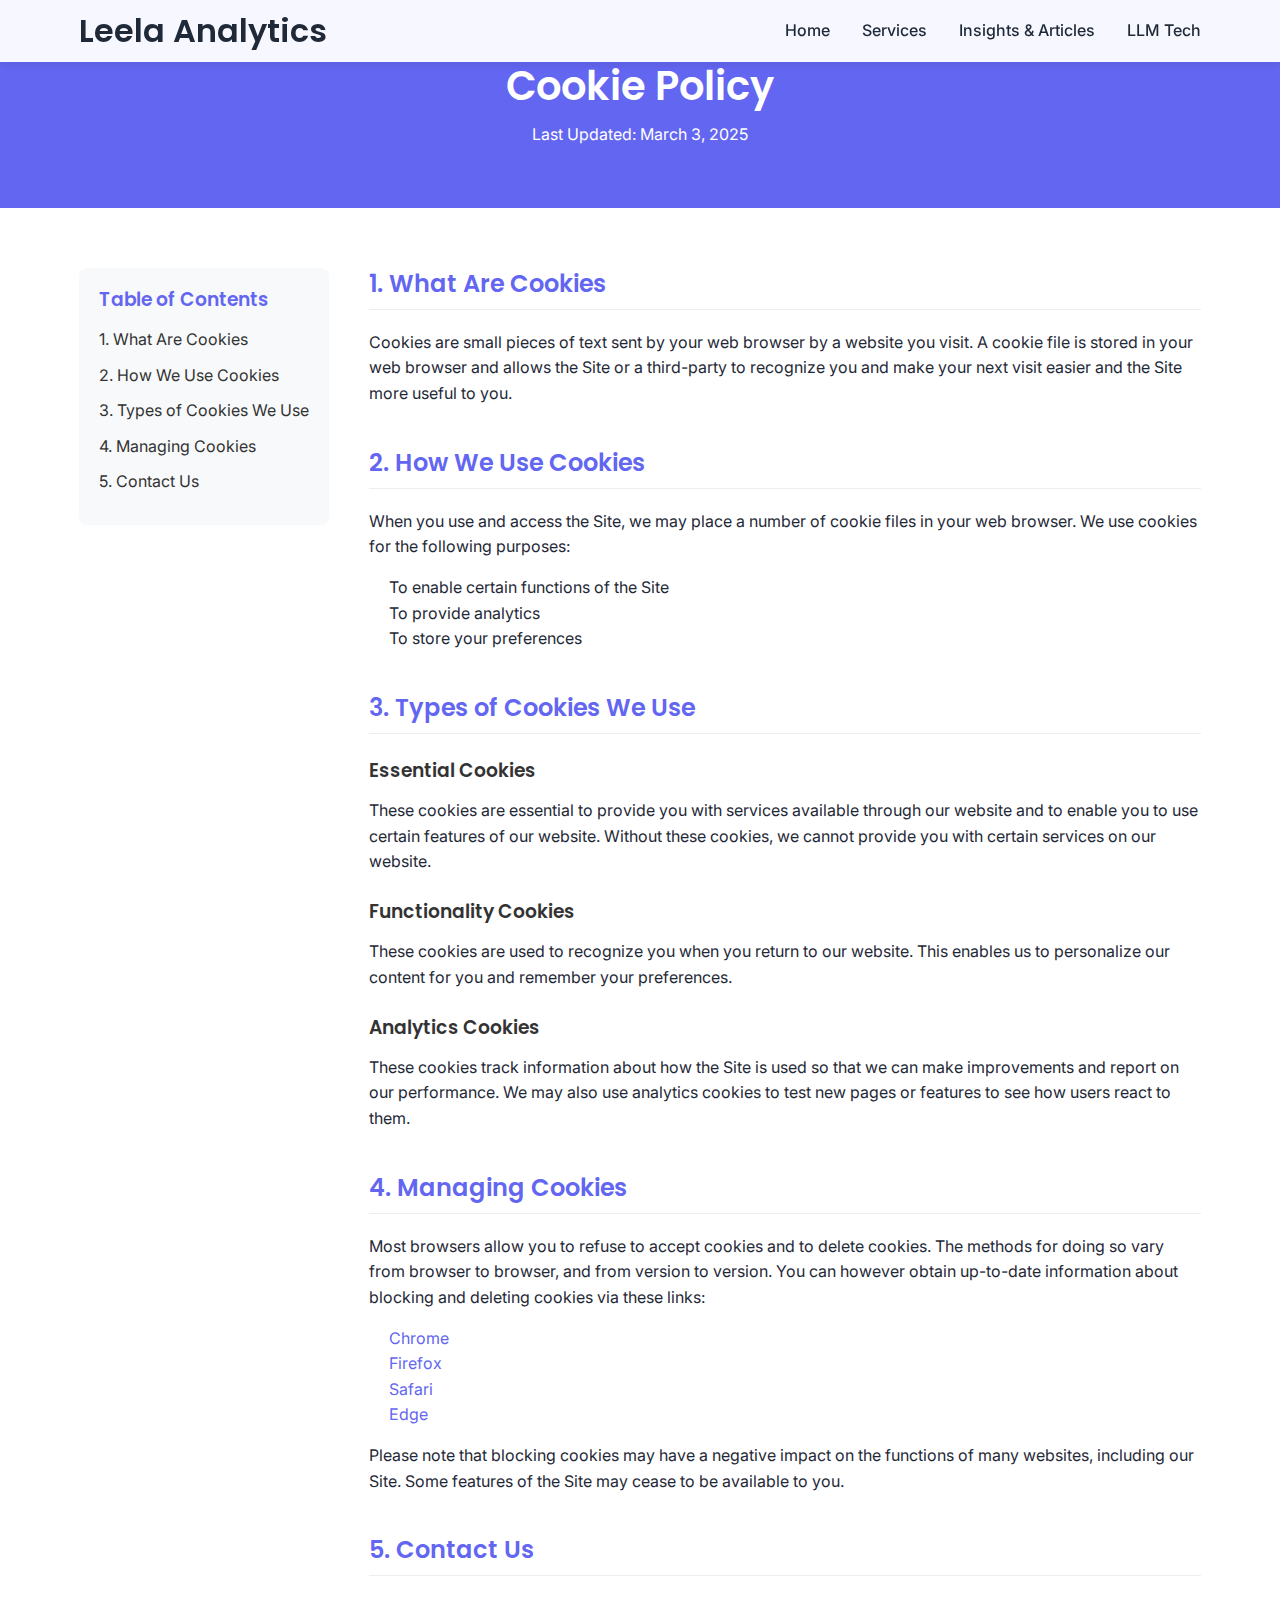
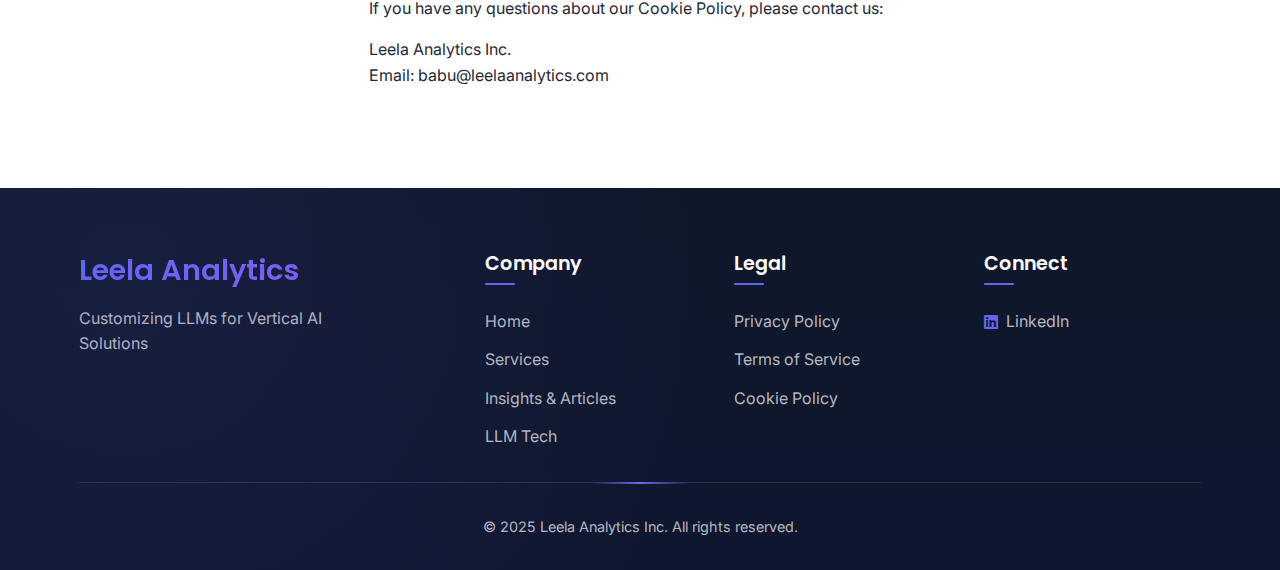
<file: cookie-policy.html>
<!DOCTYPE html>
<html lang="en">
<head>
    <meta charset="UTF-8">
    <meta name="viewport" content="width=device-width, initial-scale=1.0">
    <title>Cookie Policy - Leela Analytics</title>
    <link rel="stylesheet" href="styles.css">
    <link rel="stylesheet" href="https://cdnjs.cloudflare.com/ajax/libs/font-awesome/6.0.0-beta3/css/all.min.css">
    <!-- Favicon -->
    <link rel="icon" type="image/svg+xml" href="favicon.svg">
        <link href="https://fonts.googleapis.com/css2?family=Inter:wght@300;400;500;600;700&family=Poppins:wght@300;400;500;600;700&display=swap" rel="stylesheet">
    
    <!-- Google Analytics -->
    <script async src="https://www.googletagmanager.com/gtag/js?id=G-L6ZD1K2BQL"></script>
    <script>
        window.dataLayer = window.dataLayer || [];
        function gtag(){dataLayer.push(arguments);}
        gtag('js', new Date());
        gtag('config', 'G-L6ZD1K2BQL');
    </script>
</head>
<body>
    <header>
        <div class="container">
            <div class="logo">
                <h1>Leela Analytics</h1>
            </div>
            <nav>
                <ul>
                    <li><a href="index.html#home">Home</a></li>
                    <li><a href="index.html#services">Services</a></li>
                    <li><a href="blog.html">Insights & Articles</a></li>
                    <li><a href="index.html#llm-tech">LLM Tech</a></li>
                </ul>
            </nav>
            <div class="mobile-menu-btn">
                <span></span>
                <span></span>
                <span></span>
            </div>
        </div>
    </header>

    <section class="legal-hero">
        <div class="container">
            <div class="legal-hero-content">
                <h1>Cookie Policy</h1>
                <p>Last Updated: March 3, 2025</p>
            </div>
        </div>
    </section>

    <section class="legal-content">
        <div class="container">
            <div class="legal-wrapper">
                <div class="legal-toc">
                    <h3>Table of Contents</h3>
                    <ul>
                        <li><a href="#what-are-cookies">1. What Are Cookies</a></li>
                        <li><a href="#how-we-use-cookies">2. How We Use Cookies</a></li>
                        <li><a href="#types-of-cookies">3. Types of Cookies We Use</a></li>
                        <li><a href="#managing-cookies">4. Managing Cookies</a></li>
                        <li><a href="#contact-us">5. Contact Us</a></li>
                    </ul>
                </div>

                <div class="legal-sections">
                    <div id="what-are-cookies" class="legal-section">
                        <h2>1. What Are Cookies</h2>
                        <p>Cookies are small pieces of text sent by your web browser by a website you visit. A cookie file is stored in your web browser and allows the Site or a third-party to recognize you and make your next visit easier and the Site more useful to you.</p>
                    </div>

                    <div id="how-we-use-cookies" class="legal-section">
                        <h2>2. How We Use Cookies</h2>
                        <p>When you use and access the Site, we may place a number of cookie files in your web browser. We use cookies for the following purposes:</p>
                        <ul>
                            <li>To enable certain functions of the Site</li>
                            <li>To provide analytics</li>
                            <li>To store your preferences</li>
                        </ul>
                    </div>

                    <div id="types-of-cookies" class="legal-section">
                        <h2>3. Types of Cookies We Use</h2>
                        <h3>Essential Cookies</h3>
                        <p>These cookies are essential to provide you with services available through our website and to enable you to use certain features of our website. Without these cookies, we cannot provide you with certain services on our website.</p>
                        
                        <h3>Functionality Cookies</h3>
                        <p>These cookies are used to recognize you when you return to our website. This enables us to personalize our content for you and remember your preferences.</p>
                        
                        <h3>Analytics Cookies</h3>
                        <p>These cookies track information about how the Site is used so that we can make improvements and report on our performance. We may also use analytics cookies to test new pages or features to see how users react to them.</p>
                    </div>

                    <div id="managing-cookies" class="legal-section">
                        <h2>4. Managing Cookies</h2>
                        <p>Most browsers allow you to refuse to accept cookies and to delete cookies. The methods for doing so vary from browser to browser, and from version to version. You can however obtain up-to-date information about blocking and deleting cookies via these links:</p>
                        <ul>
                            <li><a href="https://support.google.com/chrome/answer/95647" target="_blank">Chrome</a></li>
                            <li><a href="https://support.mozilla.org/en-US/kb/enhanced-tracking-protection-firefox-desktop" target="_blank">Firefox</a></li>
                            <li><a href="https://support.apple.com/guide/safari/manage-cookies-and-website-data-sfri11471/mac" target="_blank">Safari</a></li>
                            <li><a href="https://support.microsoft.com/en-us/windows/microsoft-edge-browsing-data-and-privacy-bb8174ba-9d73-dcf2-9b4a-c582b4e640dd" target="_blank">Edge</a></li>
                        </ul>
                        <p>Please note that blocking cookies may have a negative impact on the functions of many websites, including our Site. Some features of the Site may cease to be available to you.</p>
                    </div>

                    <div id="contact-us" class="legal-section">
                        <h2>5. Contact Us</h2>
                        <p>If you have any questions about our Cookie Policy, please contact us:</p>
                        <p>Leela Analytics Inc.<br>
                        Email: babu@leelaanalytics.com</p>
                    </div>
                </div>
            </div>
        </div>
    </section>

    <footer>
        <div class="container">
            <div class="footer-content">
                <div class="footer-logo">
                    <h2>Leela Analytics</h2>
                    <p>Customizing LLMs for Vertical AI Solutions</p>
                </div>
                <div class="footer-links">
                    <div class="link-group">
                        <h3>Company</h3>
                        <ul>
                            <li><a href="index.html#home">Home</a></li>
                            <li><a href="index.html#services">Services</a></li>
                            <li><a href="blog.html">Insights & Articles</a></li>
                            <li><a href="index.html#llm-tech">LLM Tech</a></li>
                        </ul>
                    </div>
                    <div class="link-group">
                        <h3>Legal</h3>
                        <ul>
                            <li><a href="privacy-policy.html">Privacy Policy</a></li>
                            <li><a href="terms-of-service.html">Terms of Service</a></li>
                            <li><a href="cookie-policy.html" class="active">Cookie Policy</a></li>
                        </ul>
                    </div>
                    <div class="link-group">
                        <h3>Connect</h3>
                        <ul>
                            <li><a href="https://www.linkedin.com/company/leela-analytics" target="_blank"><i class="fab fa-linkedin"></i> LinkedIn</a></li>
                        </ul>
                    </div>
                </div>
            </div>
            <div class="footer-bottom">
                <p>&copy; 2025 Leela Analytics Inc. All rights reserved.</p>
            </div>
        </div>
    </footer>

    <script src="main.js"></script>
</body>
</html>
</file>
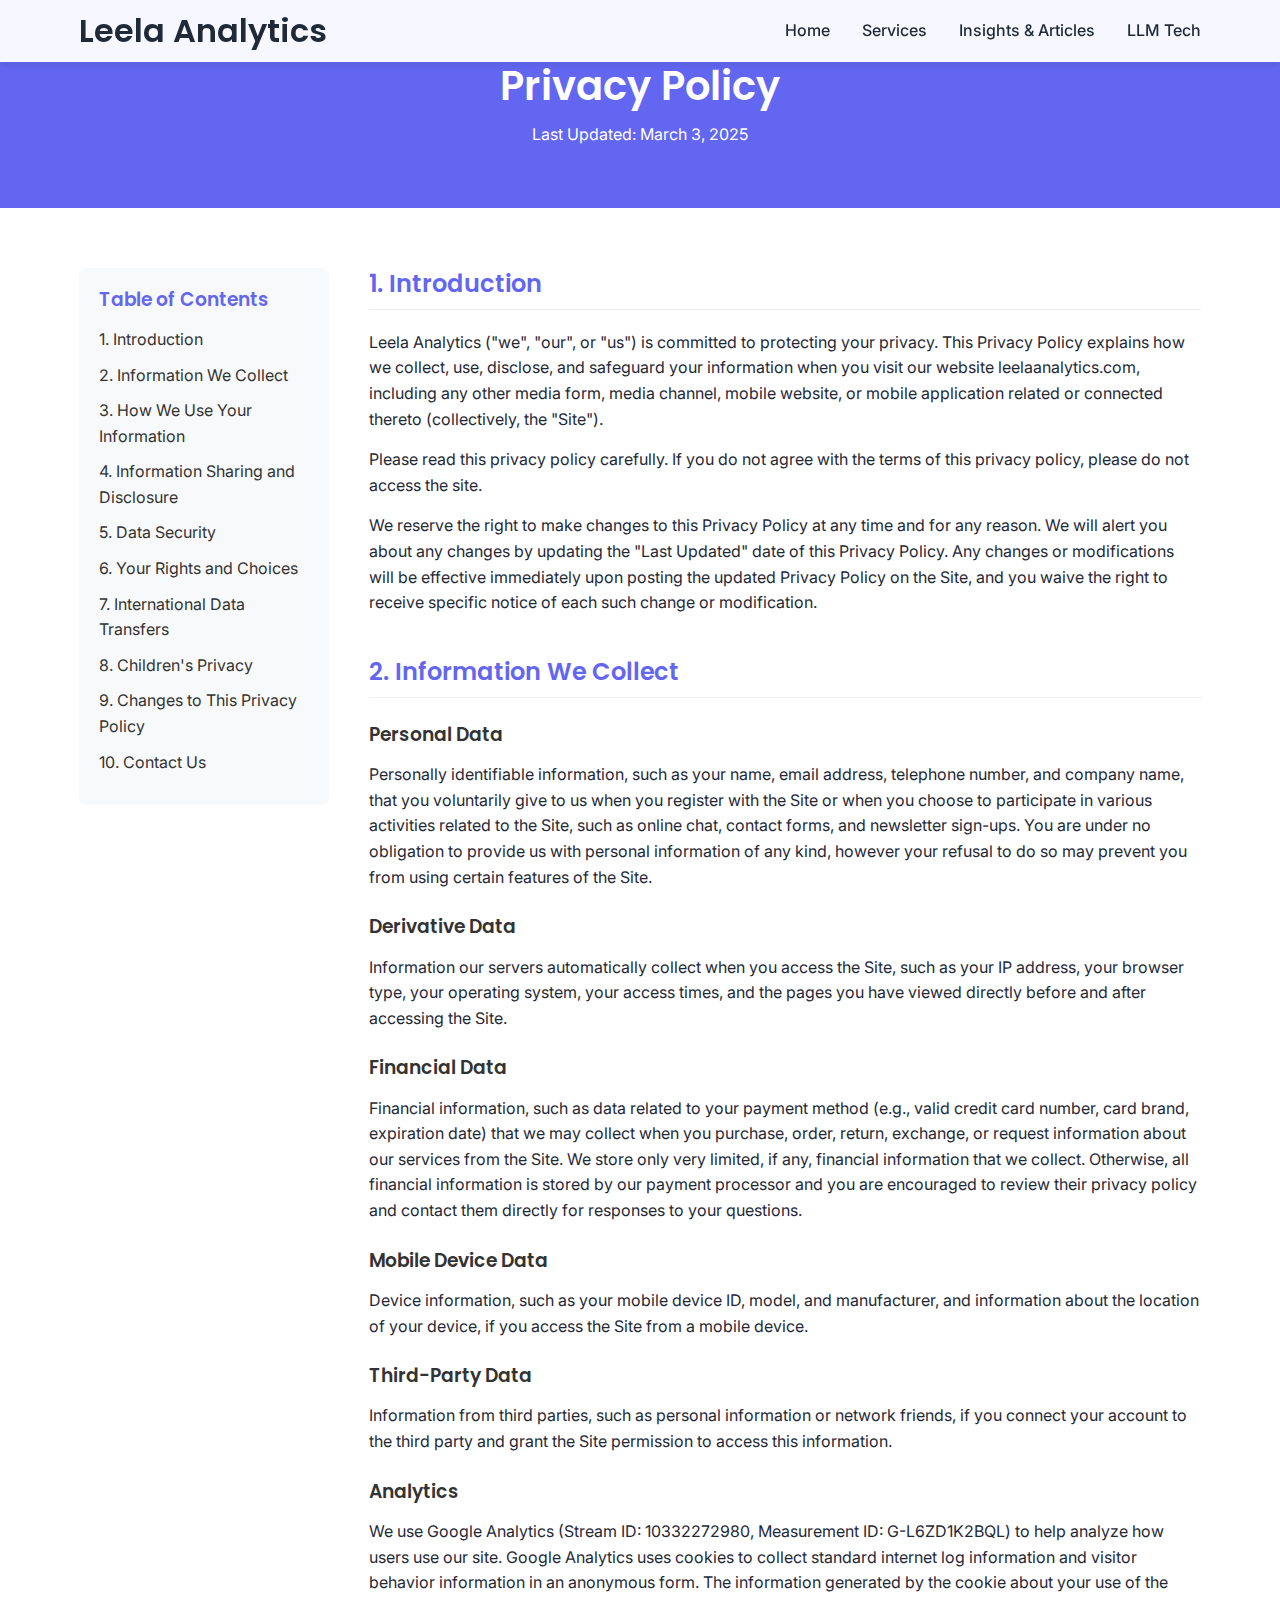
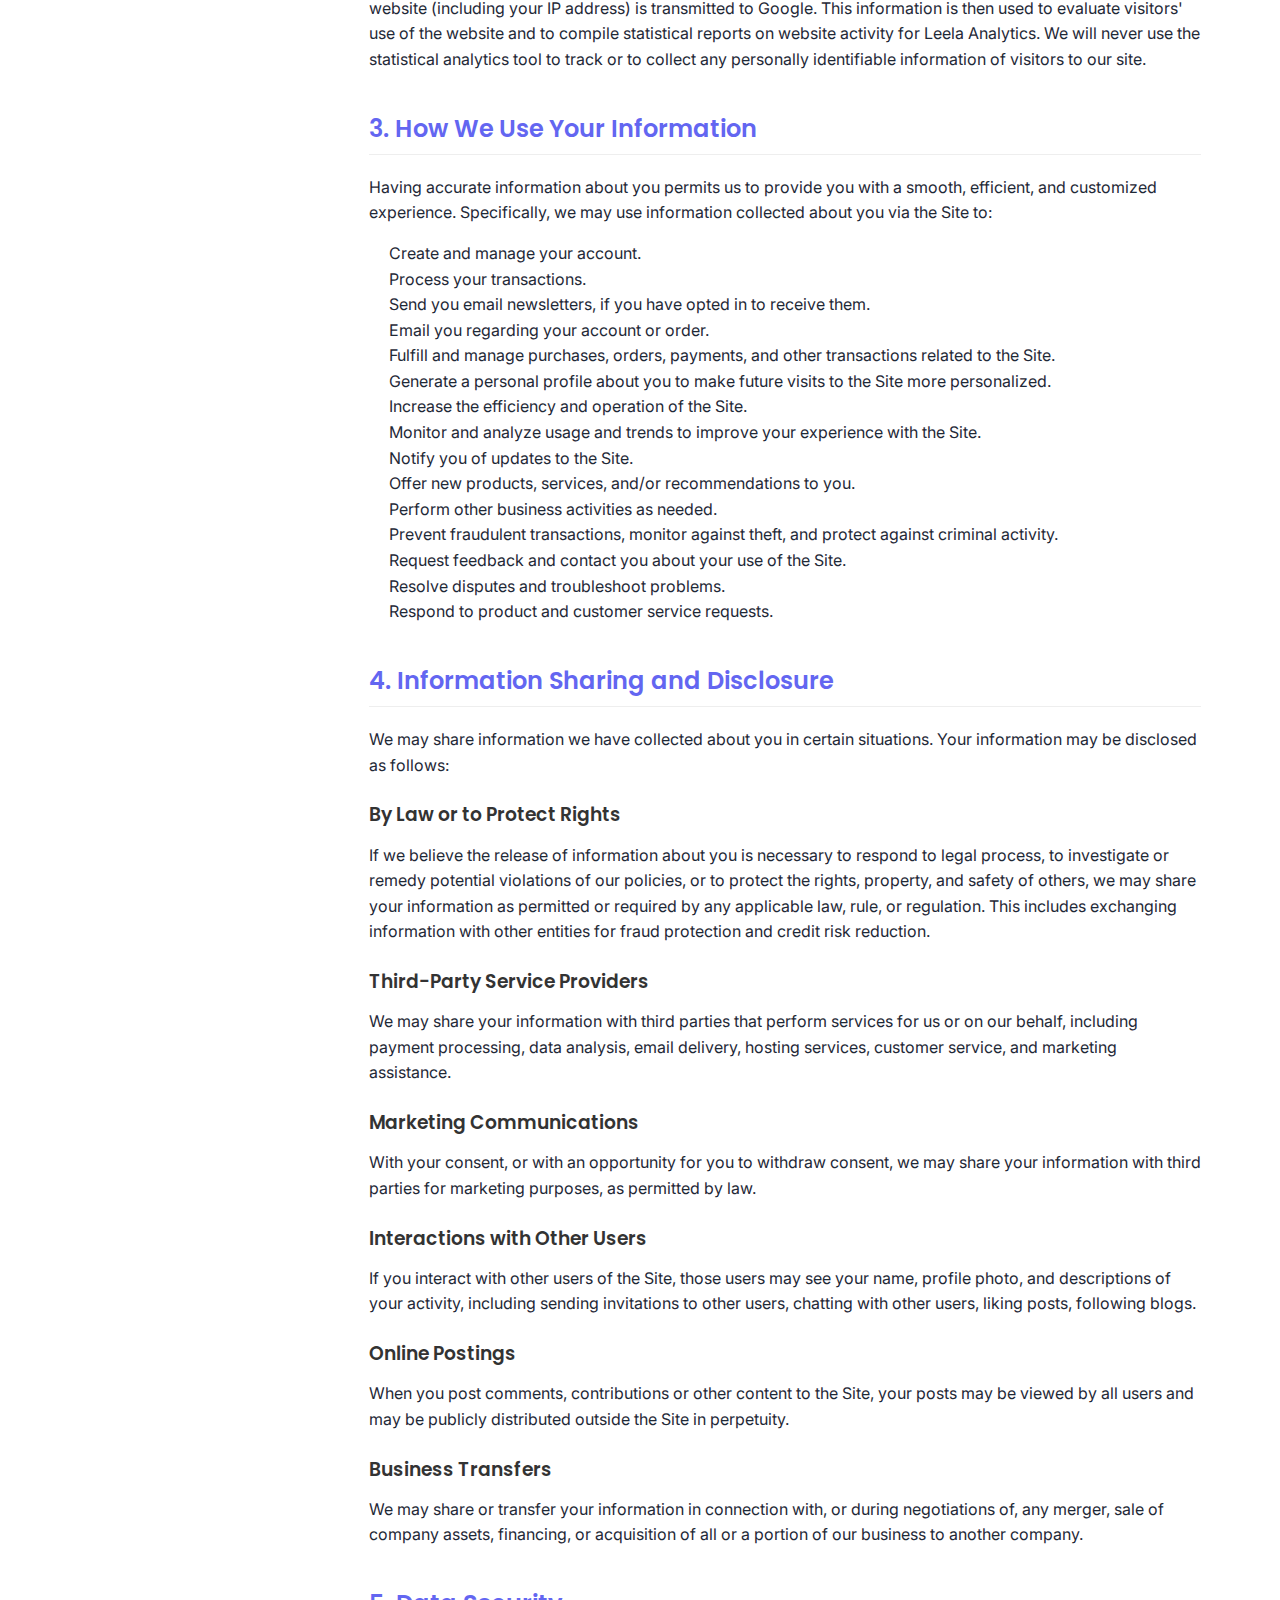
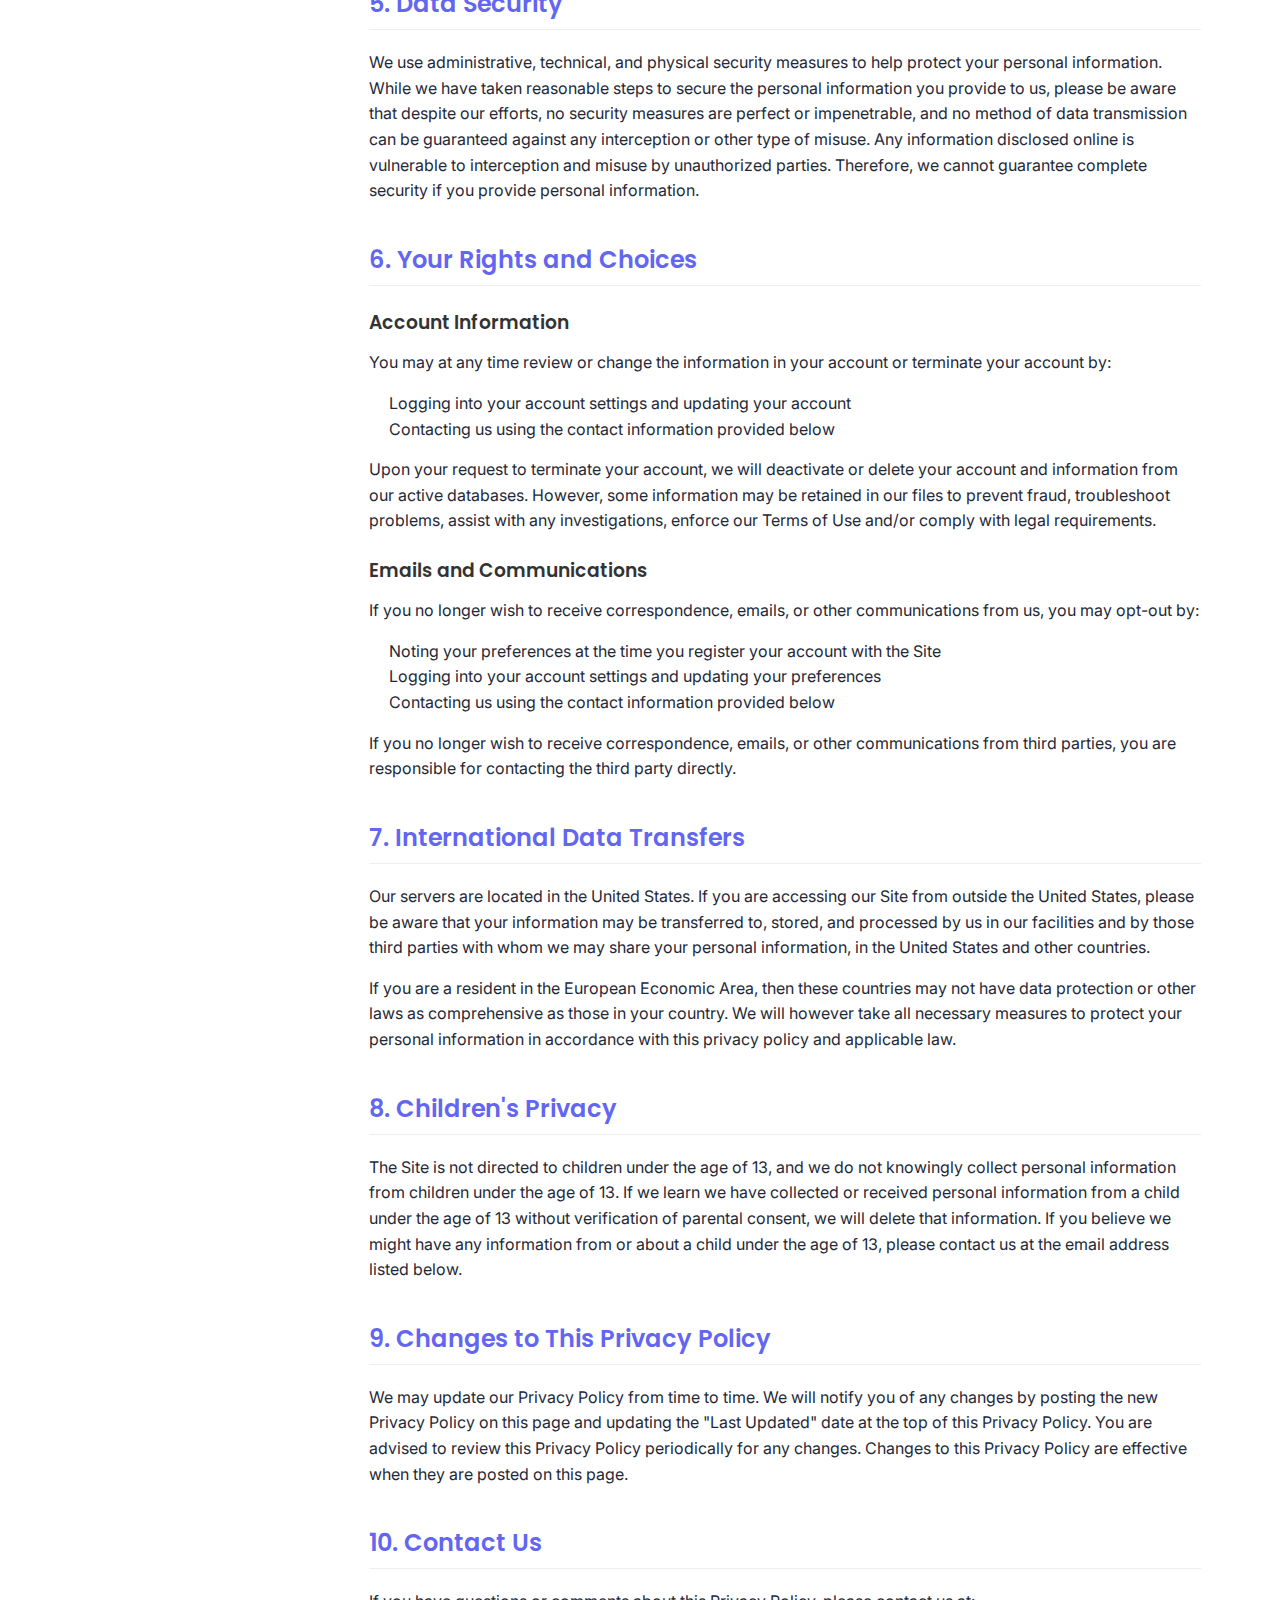
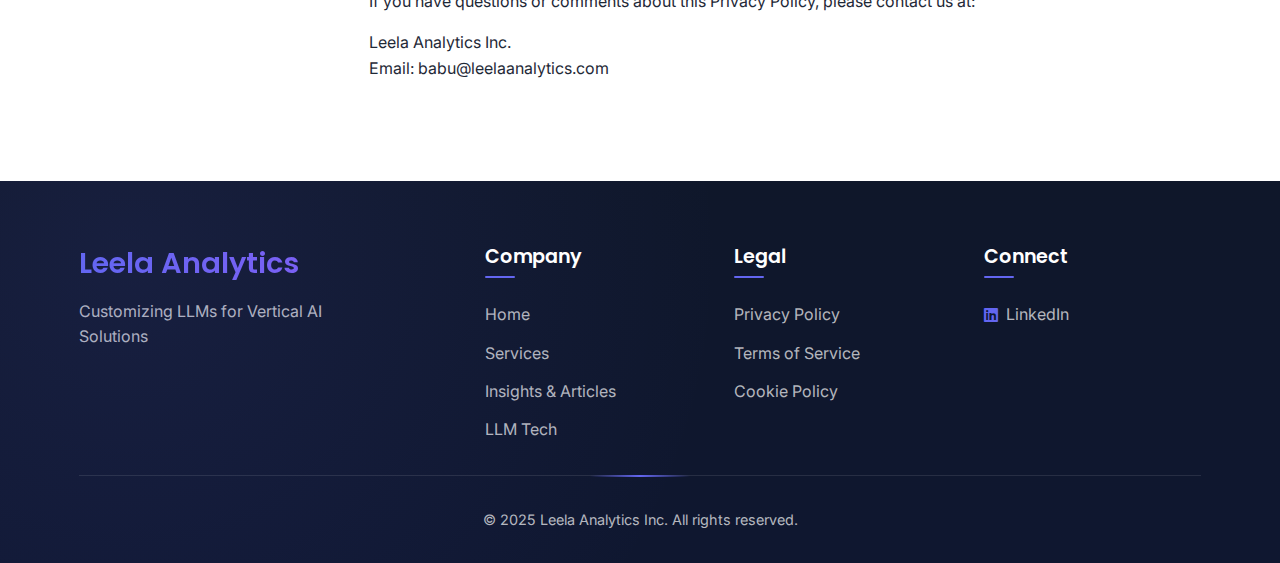
<file: privacy-policy.html>
<!DOCTYPE html>
<html lang="en">
<head>
    <meta charset="UTF-8">
    <meta name="viewport" content="width=device-width, initial-scale=1.0">
    <title>Privacy Policy - Leela Analytics</title>
    <link rel="stylesheet" href="styles.css">
    <link rel="stylesheet" href="https://cdnjs.cloudflare.com/ajax/libs/font-awesome/6.0.0-beta3/css/all.min.css">
    <!-- Favicon -->
    <link rel="icon" type="image/svg+xml" href="favicon.svg">
        <link href="https://fonts.googleapis.com/css2?family=Inter:wght@300;400;500;600;700&family=Poppins:wght@300;400;500;600;700&display=swap" rel="stylesheet">
    
    <!-- Google Analytics -->
    <script async src="https://www.googletagmanager.com/gtag/js?id=G-L6ZD1K2BQL"></script>
    <script>
        window.dataLayer = window.dataLayer || [];
        function gtag(){dataLayer.push(arguments);}
        gtag('js', new Date());
        gtag('config', 'G-L6ZD1K2BQL');
    </script>
</head>
<body>
    <header>
        <div class="container">
            <div class="logo">
                <h1>Leela Analytics</h1>
            </div>
            <nav>
                <ul>
                    <li><a href="index.html#home">Home</a></li>
                    <li><a href="index.html#services">Services</a></li>
                    <li><a href="blog.html">Insights & Articles</a></li>
                    <li><a href="index.html#llm-tech">LLM Tech</a></li>
                </ul>
            </nav>
            <div class="mobile-menu-btn">
                <span></span>
                <span></span>
                <span></span>
            </div>
        </div>
    </header>

    <section class="legal-hero">
        <div class="container">
            <div class="legal-hero-content">
                <h1>Privacy Policy</h1>
                <p>Last Updated: March 3, 2025</p>
            </div>
        </div>
    </section>

    <section class="legal-content">
        <div class="container">
            <div class="legal-wrapper">
                <div class="legal-toc">
                    <h3>Table of Contents</h3>
                    <ul>
                        <li><a href="#introduction">1. Introduction</a></li>
                        <li><a href="#information-we-collect">2. Information We Collect</a></li>
                        <li><a href="#how-we-use-information">3. How We Use Your Information</a></li>
                        <li><a href="#information-sharing">4. Information Sharing and Disclosure</a></li>
                        <li><a href="#data-security">5. Data Security</a></li>
                        <li><a href="#your-rights">6. Your Rights and Choices</a></li>
                        <li><a href="#international-transfers">7. International Data Transfers</a></li>
                        <li><a href="#children-privacy">8. Children's Privacy</a></li>
                        <li><a href="#changes">9. Changes to This Privacy Policy</a></li>
                        <li><a href="#contact-us">10. Contact Us</a></li>
                    </ul>
                </div>

                <div class="legal-sections">
                    <div id="introduction" class="legal-section">
                        <h2>1. Introduction</h2>
                        <p>Leela Analytics ("we", "our", or "us") is committed to protecting your privacy. This Privacy Policy explains how we collect, use, disclose, and safeguard your information when you visit our website leelaanalytics.com, including any other media form, media channel, mobile website, or mobile application related or connected thereto (collectively, the "Site").</p>
                        <p>Please read this privacy policy carefully. If you do not agree with the terms of this privacy policy, please do not access the site.</p>
                        <p>We reserve the right to make changes to this Privacy Policy at any time and for any reason. We will alert you about any changes by updating the "Last Updated" date of this Privacy Policy. Any changes or modifications will be effective immediately upon posting the updated Privacy Policy on the Site, and you waive the right to receive specific notice of each such change or modification.</p>
                    </div>

                    <div id="information-we-collect" class="legal-section">
                        <h2>2. Information We Collect</h2>
                        <h3>Personal Data</h3>
                        <p>Personally identifiable information, such as your name, email address, telephone number, and company name, that you voluntarily give to us when you register with the Site or when you choose to participate in various activities related to the Site, such as online chat, contact forms, and newsletter sign-ups. You are under no obligation to provide us with personal information of any kind, however your refusal to do so may prevent you from using certain features of the Site.</p>
                        
                        <h3>Derivative Data</h3>
                        <p>Information our servers automatically collect when you access the Site, such as your IP address, your browser type, your operating system, your access times, and the pages you have viewed directly before and after accessing the Site.</p>
                        
                        <h3>Financial Data</h3>
                        <p>Financial information, such as data related to your payment method (e.g., valid credit card number, card brand, expiration date) that we may collect when you purchase, order, return, exchange, or request information about our services from the Site. We store only very limited, if any, financial information that we collect. Otherwise, all financial information is stored by our payment processor and you are encouraged to review their privacy policy and contact them directly for responses to your questions.</p>
                        
                        <h3>Mobile Device Data</h3>
                        <p>Device information, such as your mobile device ID, model, and manufacturer, and information about the location of your device, if you access the Site from a mobile device.</p>
                        
                        <h3>Third-Party Data</h3>
                        <p>Information from third parties, such as personal information or network friends, if you connect your account to the third party and grant the Site permission to access this information.</p>
                        
                        <h3>Analytics</h3>
                        <p>We use Google Analytics (Stream ID: 10332272980, Measurement ID: G-L6ZD1K2BQL) to help analyze how users use our site. Google Analytics uses cookies to collect standard internet log information and visitor behavior information in an anonymous form. The information generated by the cookie about your use of the website (including your IP address) is transmitted to Google. This information is then used to evaluate visitors' use of the website and to compile statistical reports on website activity for Leela Analytics. We will never use the statistical analytics tool to track or to collect any personally identifiable information of visitors to our site.</p>
                    </div>

                    <div id="how-we-use-information" class="legal-section">
                        <h2>3. How We Use Your Information</h2>
                        <p>Having accurate information about you permits us to provide you with a smooth, efficient, and customized experience. Specifically, we may use information collected about you via the Site to:</p>
                        <ul>
                            <li>Create and manage your account.</li>
                            <li>Process your transactions.</li>
                            <li>Send you email newsletters, if you have opted in to receive them.</li>
                            <li>Email you regarding your account or order.</li>
                            <li>Fulfill and manage purchases, orders, payments, and other transactions related to the Site.</li>
                            <li>Generate a personal profile about you to make future visits to the Site more personalized.</li>
                            <li>Increase the efficiency and operation of the Site.</li>
                            <li>Monitor and analyze usage and trends to improve your experience with the Site.</li>
                            <li>Notify you of updates to the Site.</li>
                            <li>Offer new products, services, and/or recommendations to you.</li>
                            <li>Perform other business activities as needed.</li>
                            <li>Prevent fraudulent transactions, monitor against theft, and protect against criminal activity.</li>
                            <li>Request feedback and contact you about your use of the Site.</li>
                            <li>Resolve disputes and troubleshoot problems.</li>
                            <li>Respond to product and customer service requests.</li>
                        </ul>
                    </div>

                    <div id="information-sharing" class="legal-section">
                        <h2>4. Information Sharing and Disclosure</h2>
                        <p>We may share information we have collected about you in certain situations. Your information may be disclosed as follows:</p>
                        
                        <h3>By Law or to Protect Rights</h3>
                        <p>If we believe the release of information about you is necessary to respond to legal process, to investigate or remedy potential violations of our policies, or to protect the rights, property, and safety of others, we may share your information as permitted or required by any applicable law, rule, or regulation. This includes exchanging information with other entities for fraud protection and credit risk reduction.</p>
                        
                        <h3>Third-Party Service Providers</h3>
                        <p>We may share your information with third parties that perform services for us or on our behalf, including payment processing, data analysis, email delivery, hosting services, customer service, and marketing assistance.</p>
                        
                        <h3>Marketing Communications</h3>
                        <p>With your consent, or with an opportunity for you to withdraw consent, we may share your information with third parties for marketing purposes, as permitted by law.</p>
                        
                        <h3>Interactions with Other Users</h3>
                        <p>If you interact with other users of the Site, those users may see your name, profile photo, and descriptions of your activity, including sending invitations to other users, chatting with other users, liking posts, following blogs.</p>
                        
                        <h3>Online Postings</h3>
                        <p>When you post comments, contributions or other content to the Site, your posts may be viewed by all users and may be publicly distributed outside the Site in perpetuity.</p>
                        
                        <h3>Business Transfers</h3>
                        <p>We may share or transfer your information in connection with, or during negotiations of, any merger, sale of company assets, financing, or acquisition of all or a portion of our business to another company.</p>
                    </div>

                    <div id="data-security" class="legal-section">
                        <h2>5. Data Security</h2>
                        <p>We use administrative, technical, and physical security measures to help protect your personal information. While we have taken reasonable steps to secure the personal information you provide to us, please be aware that despite our efforts, no security measures are perfect or impenetrable, and no method of data transmission can be guaranteed against any interception or other type of misuse. Any information disclosed online is vulnerable to interception and misuse by unauthorized parties. Therefore, we cannot guarantee complete security if you provide personal information.</p>
                    </div>

                    <div id="your-rights" class="legal-section">
                        <h2>6. Your Rights and Choices</h2>
                        <h3>Account Information</h3>
                        <p>You may at any time review or change the information in your account or terminate your account by:</p>
                        <ul>
                            <li>Logging into your account settings and updating your account</li>
                            <li>Contacting us using the contact information provided below</li>
                        </ul>
                        <p>Upon your request to terminate your account, we will deactivate or delete your account and information from our active databases. However, some information may be retained in our files to prevent fraud, troubleshoot problems, assist with any investigations, enforce our Terms of Use and/or comply with legal requirements.</p>
                        
                        <h3>Emails and Communications</h3>
                        <p>If you no longer wish to receive correspondence, emails, or other communications from us, you may opt-out by:</p>
                        <ul>
                            <li>Noting your preferences at the time you register your account with the Site</li>
                            <li>Logging into your account settings and updating your preferences</li>
                            <li>Contacting us using the contact information provided below</li>
                        </ul>
                        <p>If you no longer wish to receive correspondence, emails, or other communications from third parties, you are responsible for contacting the third party directly.</p>
                    </div>

                    <div id="international-transfers" class="legal-section">
                        <h2>7. International Data Transfers</h2>
                        <p>Our servers are located in the United States. If you are accessing our Site from outside the United States, please be aware that your information may be transferred to, stored, and processed by us in our facilities and by those third parties with whom we may share your personal information, in the United States and other countries.</p>
                        <p>If you are a resident in the European Economic Area, then these countries may not have data protection or other laws as comprehensive as those in your country. We will however take all necessary measures to protect your personal information in accordance with this privacy policy and applicable law.</p>
                    </div>

                    <div id="children-privacy" class="legal-section">
                        <h2>8. Children's Privacy</h2>
                        <p>The Site is not directed to children under the age of 13, and we do not knowingly collect personal information from children under the age of 13. If we learn we have collected or received personal information from a child under the age of 13 without verification of parental consent, we will delete that information. If you believe we might have any information from or about a child under the age of 13, please contact us at the email address listed below.</p>
                    </div>

                    <div id="changes" class="legal-section">
                        <h2>9. Changes to This Privacy Policy</h2>
                        <p>We may update our Privacy Policy from time to time. We will notify you of any changes by posting the new Privacy Policy on this page and updating the "Last Updated" date at the top of this Privacy Policy. You are advised to review this Privacy Policy periodically for any changes. Changes to this Privacy Policy are effective when they are posted on this page.</p>
                    </div>

                    <div id="contact-us" class="legal-section">
                        <h2>10. Contact Us</h2>
                        <p>If you have questions or comments about this Privacy Policy, please contact us at:</p>
                        <p>Leela Analytics Inc.<br>
                        Email: babu@leelaanalytics.com</p>
                    </div>
                </div>
            </div>
        </div>
    </section>

    <footer>
        <div class="container">
            <div class="footer-content">
                <div class="footer-logo">
                    <h2>Leela Analytics</h2>
                    <p>Customizing LLMs for Vertical AI Solutions</p>
                </div>
                <div class="footer-links">
                    <div class="link-group">
                        <h3>Company</h3>
                        <ul>
                            <li><a href="index.html#home">Home</a></li>
                            <li><a href="index.html#services">Services</a></li>
                            <li><a href="blog.html">Insights & Articles</a></li>
                            <li><a href="index.html#llm-tech">LLM Tech</a></li>
                        </ul>
                    </div>
                    <div class="link-group">
                        <h3>Legal</h3>
                        <ul>
                            <li><a href="privacy-policy.html" class="active">Privacy Policy</a></li>
                            <li><a href="terms-of-service.html">Terms of Service</a></li>
                            <li><a href="cookie-policy.html">Cookie Policy</a></li>
                        </ul>
                    </div>
                    <div class="link-group">
                        <h3>Connect</h3>
                        <ul>
                            <li><a href="https://www.linkedin.com/company/leela-analytics" target="_blank"><i class="fab fa-linkedin"></i> LinkedIn</a></li>
                        </ul>
                    </div>
                </div>
            </div>
            <div class="footer-bottom">
                <p>&copy; 2025 Leela Analytics Inc. All rights reserved.</p>
            </div>
        </div>
    </footer>

    <script src="main.js"></script>
</body>
</html>
</file>
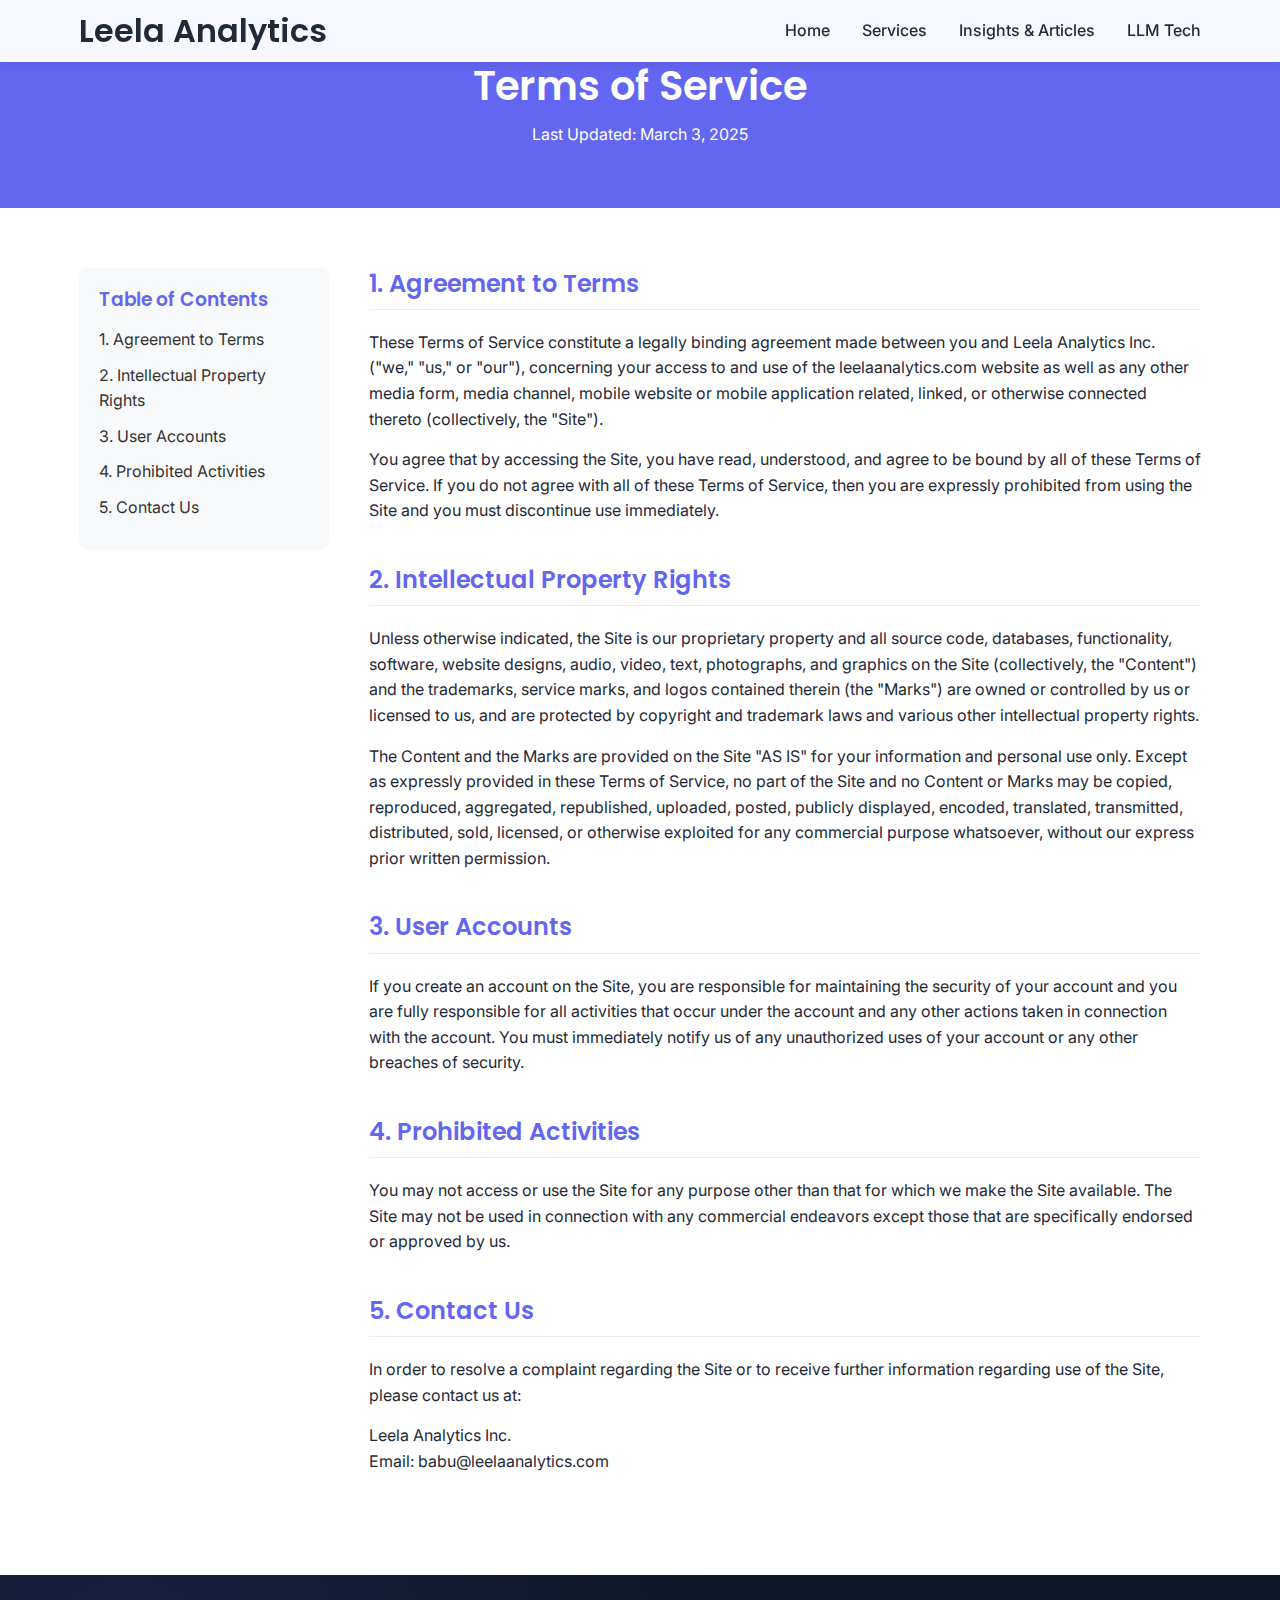
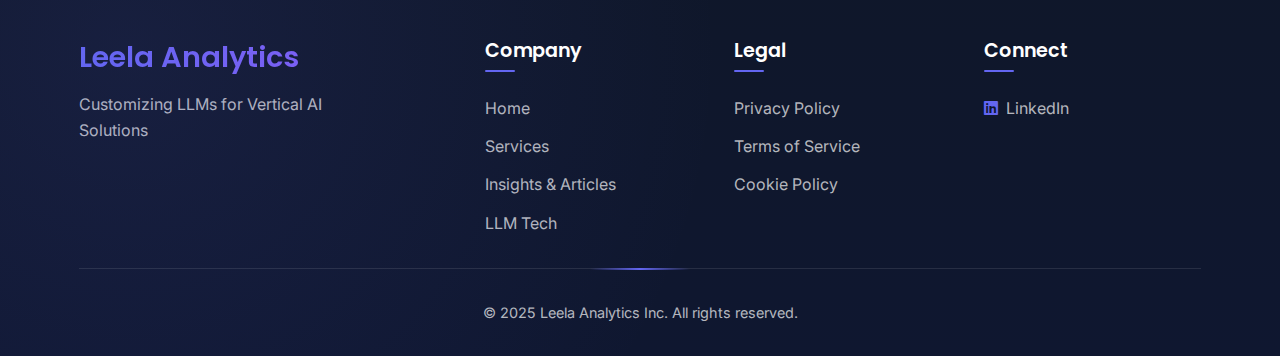
<file: terms-of-service.html>
<!DOCTYPE html>
<html lang="en">
<head>
    <meta charset="UTF-8">
    <meta name="viewport" content="width=device-width, initial-scale=1.0">
    <title>Terms of Service - Leela Analytics</title>
    <link rel="stylesheet" href="styles.css">
    <link rel="stylesheet" href="https://cdnjs.cloudflare.com/ajax/libs/font-awesome/6.0.0-beta3/css/all.min.css">
    <!-- Favicon -->
    <link rel="icon" type="image/svg+xml" href="favicon.svg">
        <link href="https://fonts.googleapis.com/css2?family=Inter:wght@300;400;500;600;700&family=Poppins:wght@300;400;500;600;700&display=swap" rel="stylesheet">
    
    <!-- Google Analytics -->
    <script async src="https://www.googletagmanager.com/gtag/js?id=G-L6ZD1K2BQL"></script>
    <script>
        window.dataLayer = window.dataLayer || [];
        function gtag(){dataLayer.push(arguments);}
        gtag('js', new Date());
        gtag('config', 'G-L6ZD1K2BQL');
    </script>
</head>
<body>
    <header>
        <div class="container">
            <div class="logo">
                <h1>Leela Analytics</h1>
            </div>
            <nav>
                <ul>
                    <li><a href="index.html#home">Home</a></li>
                    <li><a href="index.html#services">Services</a></li>
                    <li><a href="blog.html">Insights & Articles</a></li>
                    <li><a href="index.html#llm-tech">LLM Tech</a></li>
                </ul>
            </nav>
            <div class="mobile-menu-btn">
                <span></span>
                <span></span>
                <span></span>
            </div>
        </div>
    </header>

    <section class="legal-hero">
        <div class="container">
            <div class="legal-hero-content">
                <h1>Terms of Service</h1>
                <p>Last Updated: March 3, 2025</p>
            </div>
        </div>
    </section>

    <section class="legal-content">
        <div class="container">
            <div class="legal-wrapper">
                <div class="legal-toc">
                    <h3>Table of Contents</h3>
                    <ul>
                        <li><a href="#agreement">1. Agreement to Terms</a></li>
                        <li><a href="#intellectual-property">2. Intellectual Property Rights</a></li>
                        <li><a href="#user-accounts">3. User Accounts</a></li>
                        <li><a href="#prohibited-activities">4. Prohibited Activities</a></li>
                        <li><a href="#contact-us">5. Contact Us</a></li>
                    </ul>
                </div>

                <div class="legal-sections">
                    <div id="agreement" class="legal-section">
                        <h2>1. Agreement to Terms</h2>
                        <p>These Terms of Service constitute a legally binding agreement made between you and Leela Analytics Inc. ("we," "us," or "our"), concerning your access to and use of the leelaanalytics.com website as well as any other media form, media channel, mobile website or mobile application related, linked, or otherwise connected thereto (collectively, the "Site").</p>
                        <p>You agree that by accessing the Site, you have read, understood, and agree to be bound by all of these Terms of Service. If you do not agree with all of these Terms of Service, then you are expressly prohibited from using the Site and you must discontinue use immediately.</p>
                    </div>

                    <div id="intellectual-property" class="legal-section">
                        <h2>2. Intellectual Property Rights</h2>
                        <p>Unless otherwise indicated, the Site is our proprietary property and all source code, databases, functionality, software, website designs, audio, video, text, photographs, and graphics on the Site (collectively, the "Content") and the trademarks, service marks, and logos contained therein (the "Marks") are owned or controlled by us or licensed to us, and are protected by copyright and trademark laws and various other intellectual property rights.</p>
                        <p>The Content and the Marks are provided on the Site "AS IS" for your information and personal use only. Except as expressly provided in these Terms of Service, no part of the Site and no Content or Marks may be copied, reproduced, aggregated, republished, uploaded, posted, publicly displayed, encoded, translated, transmitted, distributed, sold, licensed, or otherwise exploited for any commercial purpose whatsoever, without our express prior written permission.</p>
                    </div>

                    <div id="user-accounts" class="legal-section">
                        <h2>3. User Accounts</h2>
                        <p>If you create an account on the Site, you are responsible for maintaining the security of your account and you are fully responsible for all activities that occur under the account and any other actions taken in connection with the account. You must immediately notify us of any unauthorized uses of your account or any other breaches of security.</p>
                    </div>

                    <div id="prohibited-activities" class="legal-section">
                        <h2>4. Prohibited Activities</h2>
                        <p>You may not access or use the Site for any purpose other than that for which we make the Site available. The Site may not be used in connection with any commercial endeavors except those that are specifically endorsed or approved by us.</p>
                    </div>

                    <div id="contact-us" class="legal-section">
                        <h2>5. Contact Us</h2>
                        <p>In order to resolve a complaint regarding the Site or to receive further information regarding use of the Site, please contact us at:</p>
                        <p>Leela Analytics Inc.<br>
                        Email: babu@leelaanalytics.com</p>
                    </div>
                </div>
            </div>
        </div>
    </section>

    <footer>
        <div class="container">
            <div class="footer-content">
                <div class="footer-logo">
                    <h2>Leela Analytics</h2>
                    <p>Customizing LLMs for Vertical AI Solutions</p>
                </div>
                <div class="footer-links">
                    <div class="link-group">
                        <h3>Company</h3>
                        <ul>
                            <li><a href="index.html#home">Home</a></li>
                            <li><a href="index.html#services">Services</a></li>
                            <li><a href="blog.html">Insights & Articles</a></li>
                            <li><a href="index.html#llm-tech">LLM Tech</a></li>
                        </ul>
                    </div>
                    <div class="link-group">
                        <h3>Legal</h3>
                        <ul>
                            <li><a href="privacy-policy.html">Privacy Policy</a></li>
                            <li><a href="terms-of-service.html" class="active">Terms of Service</a></li>
                            <li><a href="cookie-policy.html">Cookie Policy</a></li>
                        </ul>
                    </div>
                    <div class="link-group">
                        <h3>Connect</h3>
                        <ul>
                            <li><a href="https://www.linkedin.com/company/leela-analytics" target="_blank"><i class="fab fa-linkedin"></i> LinkedIn</a></li>
                        </ul>
                    </div>
                </div>
            </div>
            <div class="footer-bottom">
                <p>&copy; 2025 Leela Analytics Inc. All rights reserved.</p>
            </div>
        </div>
    </footer>

    <script src="main.js"></script>
</body>
</html>
</file>
<file: styles.css>
/* Hero Section */
.hero {
    position: relative;
    padding: 0;
    margin: 0;
    height: 80vh; /* Reduced from 100vh - 60px */
    max-height: 500px; /* Reduced from 600px */
    min-height: 400px;
    display: flex;
    align-items: center;
    overflow: hidden;
    background: linear-gradient(135deg, #f0f4ff 0%, #e0e7ff 100%);
}

.hero .container {
    position: relative;
    z-index: 10;
    display: flex;
    flex-direction: column;
    align-items: center;
    justify-content: center;
    padding: 0 20px;
    margin: 0 auto;
    width: 100%;
    max-width: 1200px;
}

.hero-content {
    max-width: 650px;
    z-index: 10;
    padding: 0;
    margin: 0 auto;
    text-align: center;
    color: #000000;
    position: relative;
    left: 0;
    right: 0;
}

.hero-content h1 {
    font-size: 2.8rem;
    font-weight: 700;
    margin-bottom: 1.5rem;
    line-height: 1.2;
    color: #1e293b;
    text-shadow: 0 1px 2px rgba(255, 255, 255, 0.8);
}

.hero-content p {
    font-size: 1.2rem;
    color: #334155;
    margin-bottom: 2rem;
    line-height: 1.6;
    text-shadow: 0 1px 1px rgba(255, 255, 255, 0.6);
}

.cta-buttons {
    display: flex;
    gap: 1rem;
    justify-content: center;
    margin-top: 2rem;
}

.btn {
    display: inline-block;
    padding: 0.8rem 1.5rem;
    border-radius: 4px;
    font-weight: 600;
    text-decoration: none;
    transition: all 0.3s ease;
    cursor: pointer;
    font-size: 1rem;
    text-align: center;
    box-shadow: 0 4px 6px rgba(0, 0, 0, 0.1);
}

.btn.primary {
    background-color: var(--primary-color);
    color: white;
    border: 2px solid var(--primary-color);
}

.btn.primary:hover {
    background-color: #5254cc;
    border-color: #5254cc;
    transform: translateY(-2px);
    box-shadow: 0 6px 8px rgba(0, 0, 0, 0.15);
}

.btn.secondary {
    background-color: white;
    color: var(--primary-color);
    border: 2px solid var(--primary-color);
}

.btn.secondary:hover {
    background-color: #f0f4ff;
    transform: translateY(-2px);
    box-shadow: 0 6px 8px rgba(0, 0, 0, 0.15);
}

.hero-visual {
    position: relative;
    width: 50%;
    height: 100%;
    z-index: 5;
}

.hero-overlay {
    position: absolute;
    top: 0;
    left: 0;
    width: 100%;
    height: 100%;
    z-index: 2;
    background: linear-gradient(to right, rgba(255, 255, 255, 0.8) 0%, rgba(255, 255, 255, 0.7) 100%);
}

/* Loading Animation Styles */
body {
    opacity: 1; /* Changed from 0 to 1 */
    transition: opacity 0.8s ease-in-out;
}

body.content-visible {
    opacity: 1;
}

.loading-overlay {
    position: fixed;
    top: 0;
    left: 0;
    width: 100%;
    height: 100%;
    background: radial-gradient(circle at center, #f9fafb 0%, #f0f4ff 100%);
    display: flex;
    justify-content: center;
    align-items: center;
    z-index: 9999;
    transition: opacity 0.5s ease-out;
    opacity: 1; /* Changed from 0 to 1 to make loading animation visible */
}

.loading-overlay.fade-out {
    opacity: 0;
}

.loading-content {
    text-align: center;
    display: flex;
    flex-direction: column;
    align-items: center;
    gap: 20px;
}

.svg-animation-container {
    width: 500px;
    height: 150px;
    display: flex;
    justify-content: center;
    align-items: center;
    margin-bottom: 20px;
    position: relative;
}

.svg-animation-container svg {
    max-width: 100%;
    height: auto;
    filter: drop-shadow(0 0 10px rgba(99, 102, 241, 0.2));
}

.loading-progress-container {
    width: 250px;
    height: 4px;
    background-color: rgba(99, 102, 241, 0.2);
    border-radius: 4px;
    overflow: hidden;
    margin-top: 10px;
    position: relative;
    box-shadow: 0 0 10px rgba(99, 102, 241, 0.1);
}

.loading-progress-bar {
    height: 100%;
    width: 0;
    background: linear-gradient(90deg, #6366f1 0%, #8b5cf6 100%);
    transition: width 0.2s ease;
    border-radius: 4px;
    position: relative;
    overflow: hidden;
}

.loading-progress-bar::after {
    content: '';
    position: absolute;
    top: 0;
    left: 0;
    right: 0;
    bottom: 0;
    background: linear-gradient(90deg, 
                              rgba(255, 255, 255, 0) 0%, 
                              rgba(255, 255, 255, 0.4) 50%, 
                              rgba(255, 255, 255, 0) 100%);
    animation: shimmer 1.5s infinite;
    transform: translateX(-100%);
}

@keyframes shimmer {
    100% {
        transform: translateX(100%);
    }
}

@keyframes pulse {
    0% {
        transform: scale(1);
        box-shadow: 0 0 0 0 rgba(99, 102, 241, 0.7);
    }
    
    70% {
        transform: scale(1.05);
        box-shadow: 0 0 0 10px rgba(99, 102, 241, 0);
    }
    
    100% {
        transform: scale(1);
        box-shadow: 0 0 0 0 rgba(99, 102, 241, 0);
    }
}

@keyframes float-particle {
    0% {
        transform: translateY(0) translateX(0);
    }
    25% {
        transform: translateY(-20px) translateX(10px);
    }
    50% {
        transform: translateY(-40px) translateX(-10px);
    }
    75% {
        transform: translateY(-20px) translateX(5px);
    }
    100% {
        transform: translateY(0) translateX(0);
    }
}

.particles-container {
    position: absolute;
    top: 0;
    left: 0;
    width: 100%;
    height: 100%;
    overflow: hidden;
    z-index: 1;
    pointer-events: none;
}

.particle {
    position: absolute;
    border-radius: 50%;
    background-color: rgba(99, 102, 241, 0.6);
    box-shadow: 0 0 10px rgba(99, 102, 241, 0.4);
    animation: float-particle 20s linear infinite, pulse 3s ease-in-out infinite alternate;
}

/* Base Styles */
:root {
    --primary-color: #6366f1;
    --primary-dark: #4f46e5;
    --secondary-color: #10b981;
    --text-color: #1f2937;
    --text-light: #6b7280;
    --background-light: #f9fafb;
    --background-dark: #111827;
    --white: #ffffff;
    --border-color: #e5e7eb;
    --card-shadow: 0 4px 6px -1px rgba(0, 0, 0, 0.1), 0 2px 4px -1px rgba(0, 0, 0, 0.06);
    --transition: all 0.3s ease;
}

* {
    margin: 0;
    padding: 0;
    box-sizing: border-box;
}

html {
    scroll-behavior: smooth;
}

body {
    font-family: 'Inter', sans-serif;
    color: var(--text-color);
    line-height: 1.6;
    overflow-x: hidden;
}

h1, h2, h3, h4, h5, h6 {
    font-family: 'Poppins', sans-serif;
    font-weight: 600;
    line-height: 1.3;
}

a {
    text-decoration: none;
    color: inherit;
    transition: var(--transition);
}

ul {
    list-style: none;
}

.container {
    width: 90%;
    max-width: 1200px;
    margin: 0 auto;
    padding: 0 15px;
}

.section-header {
    text-align: center;
    margin-bottom: 3rem;
}

.section-header h2 {
    font-size: 2.5rem;
    margin-bottom: 0.5rem;
    color: var(--text-color);
}

.section-header p {
    font-size: 1.1rem;
    color: var(--text-light);
    max-width: 600px;
    margin: 0 auto;
}

.btn {
    display: inline-block;
    padding: 0.8rem 1.5rem;
    border-radius: 5px;
    font-weight: 500;
    cursor: pointer;
    transition: var(--transition);
    text-align: center;
}

.btn.primary {
    background-color: var(--primary-color);
    color: var(--white);
}

.btn.primary:hover {
    background-color: var(--primary-dark);
}

.btn.secondary {
    background-color: transparent;
    color: var(--primary-color);
    border: 1px solid var(--primary-color);
}

.btn.secondary:hover {
    background-color: var(--primary-color);
    color: var(--white);
}

/* Header Styles */
header {
    position: fixed;
    width: 100%;
    top: 0;
    left: 0;
    z-index: 1000;
    padding: 10px 0;
    background-color: rgba(255, 255, 255, 0.95);
    backdrop-filter: blur(5px);
    box-shadow: 0 2px 10px rgba(0, 0, 0, 0.1);
    transition: var(--transition);
}

header .container {
    display: flex;
    justify-content: space-between;
    align-items: center;
}

.logo {
    display: flex;
    align-items: center;
}

.logo-image {
    height: 40px;
    width: auto;
    display: block;
}

@media (max-width: 768px) {
    .logo-image {
        height: 30px;
    }
}

nav ul {
    display: flex;
    gap: 2rem;
}

nav ul li a {
    font-weight: 500;
}

nav ul li a:hover {
    color: var(--primary-color);
}

.mobile-menu-btn {
    display: none;
    flex-direction: column;
    gap: 5px;
    cursor: pointer;
}

.mobile-menu-btn span {
    width: 25px;
    height: 3px;
    background-color: var(--text-color);
    transition: var(--transition);
}

/* Services Section */
.services {
    padding: 5rem 0;
    background-color: var(--white);
}

.services-grid {
    display: grid;
    grid-template-columns: repeat(auto-fit, minmax(300px, 1fr));
    gap: 2rem;
}

.service-card {
    background-color: var(--white);
    padding: 2rem;
    border-radius: 10px;
    box-shadow: var(--card-shadow);
    transition: var(--transition);
}

.service-card:hover {
    transform: translateY(-5px);
    box-shadow: 0 10px 20px rgba(0, 0, 0, 0.1);
}

.service-card .icon {
    font-size: 2rem;
    color: var(--primary-color);
    margin-bottom: 1rem;
}

.service-card h3 {
    margin-bottom: 1rem;
    font-size: 1.3rem;
}

.service-card p {
    color: var(--text-light);
}

/* About Section Styles */
.about {
    background: linear-gradient(135deg, #f8fafc 0%, #e2e8f0 100%);
    padding: 4rem 0;
    position: relative;
    overflow: hidden;
}

.about::before {
    content: '';
    position: absolute;
    top: 0;
    left: 0;
    right: 0;
    bottom: 0;
    background: radial-gradient(circle at 50% 50%, rgba(99, 102, 241, 0.1) 0%, rgba(0, 0, 0, 0) 70%);
    pointer-events: none;
    z-index: 1;
}

.about .section-header h2 {
    color: #1e293b;
    position: relative;
    z-index: 2;
    margin-bottom: 0.5rem;
}

.about .section-header p {
    color: #64748b;
    position: relative;
    z-index: 2;
}

.about .section-header h2::after {
    content: '';
    display: block;
    width: 60px;
    height: 3px;
    background: var(--primary-color);
    margin: 1rem auto;
    border-radius: 3px;
    box-shadow: 0 0 10px rgba(99, 102, 241, 0.3);
}

.about-content {
    display: flex;
    flex-direction: column;
    gap: 3rem;
    margin-top: 2rem;
    position: relative;
    z-index: 2;
}

.about-text-wrapper {
    background: rgba(255, 255, 255, 0.8);
    backdrop-filter: blur(10px);
    border-radius: 16px;
    padding: 2rem;
    box-shadow: 0 10px 30px rgba(0, 0, 0, 0.1);
    border-top: 4px solid var(--primary-color);
    transition: transform 0.3s ease, box-shadow 0.3s ease;
}

.about-text-wrapper:hover {
    transform: translateY(-5px);
    box-shadow: 0 15px 40px rgba(0, 0, 0, 0.15);
}

.about-text p {
    margin-bottom: 1.5rem;
    line-height: 1.8;
    color: #334155;
}

.about-text p:last-child {
    margin-bottom: 0;
}

.about-stats-cards {
    display: flex;
    justify-content: space-around;
    flex-wrap: wrap;
    gap: 2rem;
}

.stat-card {
    background: rgba(255, 255, 255, 0.8);
    backdrop-filter: blur(10px);
    border-radius: 16px;
    padding: 2rem;
    width: 220px;
    text-align: center;
    box-shadow: 0 10px 30px rgba(0, 0, 0, 0.1);
    transition: transform 0.3s ease, box-shadow 0.3s ease;
    border-top: 4px solid var(--primary-color);
}

.stat-card:hover {
    transform: translateY(-10px);
    box-shadow: 0 15px 40px rgba(0, 0, 0, 0.15);
}

.stat-icon {
    width: 70px;
    height: 70px;
    background: rgba(99, 102, 241, 0.1);
    border-radius: 50%;
    display: flex;
    align-items: center;
    justify-content: center;
    margin: 0 auto 1.5rem;
}

.stat-icon i {
    font-size: 2rem;
    color: var(--primary-color);
    animation: float 3s ease-in-out infinite alternate;
}

.stat-card h3 {
    font-size: 2.5rem;
    font-weight: 700;
    color: #1e293b;
    margin-bottom: 0.5rem;
}

.stat-card p {
    color: #64748b;
    font-size: 1rem;
}

/* Media queries for About section */
@media (min-width: 768px) {
    .about-content {
        flex-direction: row;
        align-items: stretch;
    }
    
    .about-text-wrapper {
        flex: 2;
    }
    
    .about-stats-cards {
        flex: 1;
        flex-direction: column;
        justify-content: space-between;
    }
    
    .stat-card {
        width: 100%;
    }
}

@media (max-width: 767px) {
    .about-stats-cards {
        margin-top: 1rem;
    }
    
    .stat-card {
        width: calc(50% - 1rem);
    }
}

@media (max-width: 480px) {
    .stat-card {
        width: 100%;
    }
}

/* Contact Section */
.contact {
    padding: 80px 0;
    background-color: #f9f9f9;
}

.contact-content {
    display: grid;
    grid-template-columns: 1fr 1fr;
    gap: 3rem;
}

.contact-form form {
    display: flex;
    flex-direction: column;
    gap: 1.5rem;
}

.form-group {
    display: flex;
    flex-direction: column;
    gap: 0.5rem;
}

.form-group label {
    font-weight: 500;
}

.form-group input,
.form-group textarea {
    padding: 0.8rem;
    border: 1px solid var(--border-color);
    border-radius: 5px;
    font-family: inherit;
    resize: none;
}

.form-group input:focus,
.form-group textarea:focus {
    outline: none;
    border-color: var(--primary-color);
}

.contact-info {
    display: flex;
    flex-direction: column;
    gap: 1.5rem;
}

.info-item {
    display: flex;
    align-items: center;
    gap: 1rem;
}

.info-item i {
    font-size: 1.2rem;
    color: var(--primary-color);
}

.social-links {
    display: flex;
    gap: 1rem;
    margin-top: 1rem;
}

.social-icon {
    display: flex;
    align-items: center;
    justify-content: center;
    width: 40px;
    height: 40px;
    border-radius: 50%;
    background-color: var(--primary-color);
    color: var(--white);
    font-size: 1.2rem;
    transition: var(--transition);
}

.social-icon:hover {
    background-color: var(--primary-dark);
    transform: translateY(-3px);
}

/* Blog Section */
.blog {
    padding: 80px 0;
    background-color: var(--background-light);
}

.blog .horizontal-scroll-section {
    margin-top: 40px;
}

.scroll-controls {
    display: flex;
    justify-content: space-between;
    position: absolute;
    top: 50%;
    left: 0;
    right: 0;
    transform: translateY(-50%);
    z-index: 10;
    padding: 0 2rem;
    pointer-events: none;
}

.scroll-btn {
    width: 50px;
    height: 50px;
    border-radius: 50%;
    background: rgba(255, 255, 255, 0.9);
    border: none;
    box-shadow: 0 4px 12px rgba(0, 0, 0, 0.1);
    display: flex;
    align-items: center;
    justify-content: center;
    cursor: pointer;
    transition: all 0.3s ease;
    pointer-events: auto;
}

.scroll-btn:hover {
    background: #fff;
    box-shadow: 0 8px 20px rgba(0, 0, 0, 0.15);
    transform: scale(1.05);
}

.scroll-btn i {
    font-size: 1.2rem;
    color: #0f172a;
}

.scroll-progress-container {
    height: 4px;
    background: rgba(203, 213, 225, 0.3);
    width: 90%;
    margin: 1rem auto 0;
    border-radius: 2px;
    overflow: hidden;
    position: relative;
}

.scroll-progress-container::after {
    content: "Auto-scrolling";
    position: absolute;
    right: 0;
    top: -20px;
    font-size: 0.75rem;
    color: var(--primary-color);
    opacity: 0.8;
    animation: pulse 2s infinite;
}

@keyframes pulse {
    0% { opacity: 0.4; }
    50% { opacity: 0.8; }
    100% { opacity: 0.4; }
}

.scroll-progress {
    height: 100%;
    background: var(--primary-color);
    width: 0;
    transition: width 0.3s ease;
}

/* Article Cards - For both grid and horizontal scroll */
.article-card {
    background-color: var(--white);
    border-radius: 16px;
    overflow: hidden;
    box-shadow: var(--card-shadow);
    transition: transform 0.3s ease, box-shadow 0.3s ease;
}

.article-card:hover {
    transform: translateY(-5px);
    box-shadow: 0 10px 30px rgba(0, 0, 0, 0.1);
}

.article-content {
    padding: 25px;
}

.article-content h3 {
    font-size: 1.2rem;
    margin-bottom: 15px;
    color: var(--text-dark);
    line-height: 1.4;
}

.article-content p, .article-excerpt {
    font-size: 0.95rem;
    color: var(--text-medium);
    line-height: 1.6;
    margin-bottom: 20px;
}

.article-link, .read-more {
    color: var(--primary-color);
    font-weight: 500;
    text-decoration: none;
    display: inline-flex;
    align-items: center;
    transition: color 0.3s ease;
}

.article-link:hover, .read-more:hover {
    color: var(--primary-dark);
    text-decoration: underline;
}

.article-link i, .read-more i {
    margin-left: 5px;
}

/* Articles Grid (for non-horizontal layouts) */
.articles-grid {
    display: grid;
    grid-template-columns: repeat(auto-fill, minmax(280px, 1fr));
    gap: 30px;
    margin-top: 40px;
}

/* About Us Page Styles */
.page-header {
    background-color: var(--primary-color);
    color: white;
    padding: 60px 0;
    text-align: center;
}

.page-header h1 {
    font-size: 2.5rem;
    margin-bottom: 10px;
}

.page-header p {
    font-size: 1.2rem;
    opacity: 0.9;
}

/* About Hero Section */
.about-hero {
    position: relative;
    height: 400px;
    background-image: url('https://images.unsplash.com/photo-1558494949-ef010cbdcc31?ixlib=rb-1.2.1&auto=format&fit=crop&w=2000&q=80');
    background-size: cover;
    background-position: center;
    display: flex;
    align-items: center;
    justify-content: center;
    color: white;
    text-align: center;
}

.hero-overlay {
    position: absolute;
    top: 0;
    left: 0;
    width: 100%;
    height: 100%;
    z-index: 1;
    background: linear-gradient(rgba(0, 0, 0, 0.5), rgba(74, 108, 247, 0.7));
}

.about-hero-content {
    position: relative;
    z-index: 2;
    max-width: 800px;
    padding: 0 20px;
}

.about-hero-content h1 {
    font-size: 3.5rem;
    margin-bottom: 20px;
    font-weight: 700;
}

.about-hero-content p {
    font-size: 1.5rem;
    opacity: 0.9;
}

/* About Intro Section */
.about-intro {
    padding: 100px 0;
    background-color: white;
}

.about-intro-content {
    display: flex;
    align-items: center;
    gap: 60px;
}

.about-intro-text {
    flex: 1;
}

.about-intro-text h2 {
    font-size: 2.5rem;
    color: var(--text-dark);
    margin-bottom: 30px;
    position: relative;
}

.about-intro-text h2:after {
    content: '';
    position: absolute;
    bottom: -10px;
    left: 0;
    width: 80px;
    height: 3px;
    background-color: var(--primary-color);
}

.about-intro-text p {
    font-size: 1.1rem;
    line-height: 1.8;
    color: var(--text-dark);
    margin-bottom: 20px;
}

.about-stats-container {
    flex: 1;
    display: flex;
    flex-direction: column;
    gap: 30px;
}

.about-stat {
    background-color: #f9f9f9;
    padding: 30px;
    border-radius: 8px;
    box-shadow: 0 5px 15px rgba(0, 0, 0, 0.05);
    transition: transform 0.3s ease, box-shadow 0.3s ease;
}

.about-stat:hover {
    transform: translateY(-5px);
    box-shadow: 0 10px 25px rgba(0, 0, 0, 0.1);
}

.stat-number {
    font-size: 3rem;
    font-weight: 700;
    color: var(--primary-color);
    margin-bottom: 10px;
}

.stat-label {
    font-size: 1.1rem;
    color: var(--text-dark);
    text-align: center;
}

/* Section Heading */
.section-heading {
    text-align: center;
    margin-bottom: 60px;
    position: relative;
}

.section-heading h2 {
    font-size: 2.5rem;
    color: var(--text-dark);
    margin-bottom: 20px;
    display: inline-block;
}

.heading-line {
    width: 80px;
    height: 3px;
    background-color: var(--primary-color);
    margin: 0 auto;
}

/* Founder Section */
.founder-section {
    padding: 100px 0;
    background-color: #f9f9f9;
}

.founder-wrapper {
    max-width: 800px;
    margin: 0 auto;
}

.founder-card {
    background-color: white;
    border-radius: 10px;
    box-shadow: 0 10px 30px rgba(0, 0, 0, 0.08);
    overflow: hidden;
    padding: 40px;
    transition: transform 0.3s ease;
}

.founder-card:hover {
    transform: translateY(-5px);
}

.founder-info h3 {
    font-size: 2rem;
    color: var(--text-dark);
    margin-bottom: 5px;
}

.founder-title {
    font-size: 1.2rem;
    color: var(--primary-color);
    margin-bottom: 25px;
    font-weight: 500;
}

.founder-bio {
    font-size: 1.1rem;
    line-height: 1.8;
    color: var(--text-dark);
}

.founder-contact {
    display: flex;
    align-items: center;
    margin-top: 1rem;
    font-size: 1.1rem;
    color: var(--text-dark);
}

.founder-contact i {
    margin-right: 0.5rem;
    color: var(--primary-color);
}

.founder-contact a {
    color: var(--primary-color);
    text-decoration: none;
    transition: color 0.3s ease;
}

.founder-contact a:hover {
    color: var(--secondary-color);
    text-decoration: underline;
}

.founder-content {
    display: flex;
    gap: 40px;
    align-items: flex-start;
}

.founder-image {
    flex: 0 0 300px;
}

.founder-image img {
    width: 100%;
    border-radius: 8px;
    box-shadow: 0 5px 15px rgba(0, 0, 0, 0.1);
}

.founder-details {
    flex: 1;
}

.founder-details h2 {
    font-size: 2rem;
    color: var(--text-dark);
    margin-bottom: 5px;
}

.founder-details h3 {
    font-size: 1.3rem;
    color: var(--primary-color);
    margin-bottom: 20px;
    font-weight: 500;
}

.founder-summary {
    font-size: 1.1rem;
    line-height: 1.6;
    margin-bottom: 30px;
    color: var(--text-dark);
}

.founder-certifications,
.founder-education,
.founder-experience,
.founder-skills,
.founder-connect {
    margin-bottom: 30px;
}

.founder-certifications h4,
.founder-education h4,
.founder-experience h4,
.founder-skills h4,
.founder-connect h4 {
    font-size: 1.2rem;
    color: var(--text-dark);
    margin-bottom: 15px;
    border-bottom: 2px solid var(--primary-color);
    padding-bottom: 8px;
    display: inline-block;
}

.founder-certifications ul,
.founder-education ul {
    list-style: none;
    padding: 0;
}

.founder-certifications li,
.founder-education li {
    margin-bottom: 10px;
    display: flex;
    align-items: center;
}

.founder-certifications i,
.founder-education i {
    color: var(--primary-color);
    margin-right: 10px;
}

.experience-item {
    margin-bottom: 25px;
}

.experience-item h5 {
    font-size: 1.1rem;
    margin-bottom: 5px;
    color: var(--text-dark);
}

.experience-item .company {
    font-weight: 600;
    color: var(--primary-color);
    margin-bottom: 5px;
}

.experience-item .period {
    font-size: 0.9rem;
    color: #666;
    margin-bottom: 10px;
}

.experience-item ul {
    padding-left: 20px;
}

.experience-item li {
    margin-bottom: 8px;
    line-height: 1.5;
}

.skills-grid {
    display: flex;
    flex-wrap: wrap;
    gap: 10px;
}

.skills-grid span {
    background-color: #e9f0ff;
    color: var(--primary-color);
    padding: 6px 12px;
    border-radius: 20px;
    font-size: 0.9rem;
    font-weight: 500;
}

.social-link {
    display: inline-flex;
    align-items: center;
    margin-right: 20px;
    color: var(--primary-color);
    text-decoration: none;
    font-weight: 500;
    transition: color 0.3s;
}

.social-link:hover {
    color: var(--accent-color);
}

.social-link i {
    margin-right: 8px;
}

.founder-contact a.linkedin-link {
    display: inline-flex;
    align-items: center;
    color: #0077b5;
    text-decoration: none;
    font-weight: 500;
    transition: color 0.3s ease;
}

.founder-contact a.linkedin-link i {
    margin-right: 0.5rem;
    color: #0077b5;
}

.founder-contact a.linkedin-link:hover {
    color: #005582;
    text-decoration: underline;
}

/* Team Section */
.team-section {
    padding: 80px 0;
    background-color: white;
}

.team-description {
    text-align: center;
    max-width: 800px;
    margin: 0 auto 50px;
    font-size: 1.1rem;
    line-height: 1.6;
    color: var(--text-dark);
}

.team-grid {
    display: grid;
    grid-template-columns: repeat(3, 1fr);
    gap: 30px;
    margin-bottom: 60px;
}

.team-location {
    background-color: #f9f9f9;
    border-radius: 8px;
    padding: 25px;
    box-shadow: 0 5px 15px rgba(0, 0, 0, 0.05);
    transition: transform 0.3s;
}

.team-location:hover {
    transform: translateY(-5px);
}

.location-header {
    display: flex;
    align-items: center;
    margin-bottom: 15px;
}

.location-header i {
    font-size: 1.5rem;
    color: var(--primary-color);
    margin-right: 10px;
}

.location-header h3 {
    font-size: 1.3rem;
    color: var(--text-dark);
}

.team-location p {
    color: #666;
    line-height: 1.6;
}

.team-values h3 {
    text-align: center;
    font-size: 1.5rem;
    margin-bottom: 30px;
    color: var(--text-dark);
}

.values-grid {
    display: grid;
    grid-template-columns: repeat(4, 1fr);
    gap: 20px;
}

.value-item {
    text-align: center;
    padding: 30px 20px;
    background-color: #f9f9f9;
    border-radius: 8px;
    box-shadow: 0 5px 15px rgba(0, 0, 0, 0.05);
}

.value-item i {
    font-size: 2rem;
    color: var(--primary-color);
    margin-bottom: 15px;
}

.value-item h4 {
    font-size: 1.2rem;
    margin-bottom: 10px;
    color: var(--text-dark);
}

.value-item p {
    color: #666;
    line-height: 1.5;
}

@media (max-width: 992px) {
    .founder-content {
        flex-direction: column;
    }
    
    .founder-image {
        flex: 0 0 100%;
        max-width: 300px;
        margin: 0 auto 30px;
    }
    
    .values-grid {
        grid-template-columns: repeat(2, 1fr);
    }
}

@media (max-width: 768px) {
    .team-grid {
        grid-template-columns: 1fr;
    }
    
    .values-grid {
        grid-template-columns: 1fr;
    }
}

/* Footer */
footer {
    background: linear-gradient(180deg, #0f172a 0%, #0f1730 100%);
    padding: 4rem 0 2rem;
    position: relative;
    overflow: hidden;
}

footer::before {
    content: '';
    position: absolute;
    top: 0;
    left: 0;
    right: 0;
    bottom: 0;
    background: radial-gradient(circle at 10% 20%, rgba(99, 102, 241, 0.1) 0%, transparent 50%);
    pointer-events: none;
}

.footer-content {
    display: grid;
    grid-template-columns: 1fr 2fr;
    gap: 3rem;
    margin-bottom: 2rem;
}

.footer-logo h2 {
    font-size: 1.8rem;
    color: var(--white);
    margin-bottom: 1rem;
    background: linear-gradient(90deg, #6366f1, #8b5cf6);
    -webkit-background-clip: text;
    -webkit-text-fill-color: transparent;
}

.footer-logo p {
    color: rgba(255, 255, 255, 0.7);
    max-width: 300px;
}

.footer-links {
    display: grid;
    grid-template-columns: repeat(3, 1fr);
    gap: 2rem;
}

.link-group h3 {
    font-size: 1.2rem;
    margin-bottom: 1.5rem;
    color: var(--white);
    position: relative;
    padding-bottom: 0.5rem;
}

.link-group h3::after {
    content: '';
    position: absolute;
    bottom: 0;
    left: 0;
    width: 30px;
    height: 2px;
    background: var(--primary-color);
    border-radius: 2px;
}

.link-group ul {
    display: flex;
    flex-direction: column;
    gap: 0.8rem;
}

.link-group ul li a {
    color: rgba(255, 255, 255, 0.7);
    transition: var(--transition);
    display: flex;
    align-items: center;
    gap: 0.5rem;
}

.link-group ul li a:hover {
    color: var(--white);
    transform: translateX(3px);
}

.link-group ul li a i {
    color: var(--primary-color);
}

.footer-bottom {
    text-align: center;
    padding-top: 2rem;
    border-top: 1px solid rgba(255, 255, 255, 0.1);
    position: relative;
}

.footer-bottom::before {
    content: '';
    position: absolute;
    top: -1px;
    left: 50%;
    transform: translateX(-50%);
    width: 100px;
    height: 2px;
    background: linear-gradient(90deg, transparent, var(--primary-color), transparent);
}

.footer-bottom p {
    color: rgba(255, 255, 255, 0.7);
    font-size: 0.9rem;
}

/* Responsive Styles */
@media (max-width: 992px) {
    .hero .container,
    .about-content,
    .contact-content,
    .footer-content {
        grid-template-columns: 1fr;
    }

    .hero-content {
        text-align: center;
        order: 1;
    }

    .hero-visual {
        order: 2;
        height: 300px;
    }

    .cta-buttons {
        justify-content: center;
    }

    .about-stats {
        margin-top: 2rem;
    }

    .footer-links {
        grid-template-columns: repeat(3, 1fr);
        margin-top: 2rem;
    }
    
    .footer-logo {
        text-align: center;
    }
    
    .footer-logo p {
        max-width: 100%;
    }
}

@media (max-width: 768px) {
    .section-header h2 {
        font-size: 2rem;
    }

    .hero-content h1 {
        font-size: 2.2rem;
    }

    nav {
        display: none;
    }

    .mobile-menu-btn {
        display: flex;
    }

    .services-grid {
        grid-template-columns: 1fr;
    }

    .about-stats {
        grid-template-columns: 1fr;
    }

    .footer-links {
        grid-template-columns: repeat(2, 1fr);
        gap: 2rem 1rem;
    }
}

@media (max-width: 576px) {
    .footer-links {
        grid-template-columns: 1fr;
    }
    
    .link-group {
        text-align: center;
    }
    
    .link-group h3::after {
        left: 50%;
        transform: translateX(-50%);
    }
    
    .link-group ul li a {
        justify-content: center;
    }
    
    .link-group ul li a:hover {
        transform: translateX(0) scale(1.05);
    }
    
    .hero-content h1 {
        font-size: 1.8rem;
    }

    .cta-buttons {
        flex-direction: column;
        gap: 1rem;
    }

    .btn {
        width: 100%;
    }
}

/* LLM Ticker Section */
.llm-ticker {
    background: linear-gradient(135deg, #0f172a 0%, #1e293b 100%);
    padding: 4rem 0;
    overflow: hidden;
    position: relative;
    transition: background-position 0.3s ease-out;
}

.llm-ticker::before {
    content: '';
    position: absolute;
    top: 0;
    left: 0;
    right: 0;
    bottom: 0;
    background: radial-gradient(circle at 50% 50%, rgba(74, 108, 247, 0.1) 0%, rgba(0, 0, 0, 0) 70%);
    pointer-events: none;
    z-index: 1;
}

.ticker-wrapper {
    overflow: hidden;
    position: relative;
    width: 100%;
    padding: 2rem 0;
}

.ticker-track {
    display: flex;
    animation: ticker-scroll 30s linear infinite;
    will-change: transform;
    transition: transform 0.2s ease-out;
}

.ticker-item {
    flex: 0 0 auto;
    padding: 0 1rem;
    opacity: 0.9;
    transition: opacity 0.3s ease;
}

.ticker-item:hover {
    opacity: 1;
}

.model-tag {
    background: rgba(15, 23, 42, 0.7);
    backdrop-filter: blur(10px);
    border-radius: 12px;
    padding: 1.5rem;
    margin: 0.5rem;
    min-width: 220px;
    border-left: 4px solid var(--primary-color);
    transition: all 0.3s cubic-bezier(0.175, 0.885, 0.32, 1.275);
    cursor: pointer;
    position: relative;
    overflow: hidden;
    will-change: transform, box-shadow;
}

.model-tag::before {
    content: '';
    position: absolute;
    top: 0;
    left: 0;
    right: 0;
    bottom: 0;
    background: linear-gradient(135deg, rgba(255, 255, 255, 0.1) 0%, rgba(255, 255, 255, 0) 100%);
    opacity: 0;
    transition: opacity 0.3s ease;
    z-index: 1;
    pointer-events: none;
}

.model-tag:hover::before {
    opacity: 1;
}

.model-tag::after {
    content: '';
    position: absolute;
    height: 200%;
    width: 200%;
    top: -50%;
    left: -50%;
    background: radial-gradient(circle, rgba(255, 255, 255, 0.8) 0%, rgba(255, 255, 255, 0) 70%);
    opacity: 0;
    transform: rotate(30deg);
    transition: opacity 0.3s ease, transform 0.5s ease;
    pointer-events: none;
}

.model-tag:hover::after {
    opacity: 0.1;
    transform: rotate(0deg);
}

.model-name {
    font-size: 1.5rem;
    font-weight: 700;
    margin-bottom: 0.5rem;
    color: #fff;
    transition: text-shadow 0.3s ease;
}

.model-description {
    font-size: 0.9rem;
    color: rgba(255, 255, 255, 0.7);
    line-height: 1.4;
}

.model-tag:hover .model-description {
    color: rgba(255, 255, 255, 0.9);
}

.model-tag .model-icon {
    position: absolute;
    top: 1rem;
    right: 1rem;
    font-size: 1.2rem;
    opacity: 0.5;
    transition: all 0.3s ease;
}

.model-tag:hover .model-icon {
    opacity: 1;
    transform: rotate(15deg) scale(1.2);
}

@keyframes ticker-scroll {
    0% {
        transform: translateX(0);
    }
    100% {
        transform: translateX(-50%);
    }
}

/* Floating animation for background elements */
.floating-element {
    position: absolute;
    border-radius: 50%;
    background: radial-gradient(circle at center, rgba(74, 108, 247, 0.3) 0%, rgba(74, 108, 247, 0) 70%);
    filter: blur(20px);
    opacity: 0.2;
    pointer-events: none;
    z-index: 0;
}

.llm-ticker .section-title {
    position: relative;
    z-index: 2;
    text-align: center;
    margin-bottom: 2rem;
    color: #fff;
}

.llm-ticker .section-title::after {
    content: '';
    display: block;
    width: 60px;
    height: 3px;
    background: var(--primary-color);
    margin: 1rem auto;
    border-radius: 3px;
    box-shadow: 0 0 10px var(--primary-color);
}

/* Media queries for responsive design */
@media (max-width: 768px) {
    .ticker-track {
        animation-duration: 20s !important;
    }
    
    .model-tag {
        min-width: 180px;
        padding: 1rem;
    }
    
    .model-name {
        font-size: 1.2rem;
    }
}

@media (max-width: 480px) {
    .llm-ticker {
        padding: 2rem 0;
    }
    
    .model-tag {
        min-width: 160px;
    }
}

/* Blog Page Styles */
.blog-hero {
    position: relative;
    height: 50vh;
    min-height: 400px;
    display: flex;
    align-items: center;
    justify-content: center;
    background: linear-gradient(135deg, #0f172a 0%, #1e293b 100%);
    overflow: hidden;
}

.blog-hero::before {
    content: '';
    position: absolute;
    top: 0;
    left: 0;
    right: 0;
    bottom: 0;
    background: url('https://images.unsplash.com/photo-1620712943543-bcc4688e7485?ixlib=rb-4.0.3&ixid=MnwxMjA3fDB8MHxwaG90by1wYWdlfHx8fGVufDB8fHx8&auto=format&fit=crop&w=1965&q=80') center/cover no-repeat;
    opacity: 0.3;
    z-index: 0;
}

.blog-hero-content {
    position: relative;
    z-index: 1;
    text-align: center;
    color: #fff;
    padding: 0 20px;
}

.blog-hero-content h1 {
    font-size: 3.5rem;
    margin-bottom: 1rem;
    font-weight: 700;
    text-shadow: 0 2px 10px rgba(0, 0, 0, 0.3);
}

.blog-hero-content p {
    font-size: 1.2rem;
    max-width: 600px;
    margin: 0 auto;
    color: rgba(255, 255, 255, 0.9);
}

.blog-intro {
    padding: 5rem 0 2rem;
    background: #fff;
}

.blog-intro-content {
    text-align: center;
    max-width: 800px;
    margin: 0 auto;
}

.blog-intro-content h2 {
    font-size: 2.5rem;
    margin-bottom: 1.5rem;
    color: #0f172a;
}

.blog-intro-content p {
    font-size: 1.1rem;
    color: #64748b;
    line-height: 1.6;
}

/* Horizontal Scrolling Section */
.horizontal-scroll-section {
    position: relative;
    padding: 2rem 0;
    background: #f8fafc;
    overflow: hidden;
}

.scroll-container {
    position: relative;
    width: 100%;
    padding: 2rem 0;
}

.scroll-content {
    display: flex;
    gap: 2rem;
    padding: 2rem 5vw;
    overflow-x: auto;
    scroll-snap-type: x mandatory;
    scrollbar-width: none; /* Firefox */
    -ms-overflow-style: none; /* IE and Edge */
    scroll-behavior: smooth;
}

.scroll-content::-webkit-scrollbar {
    display: none; /* Chrome, Safari, Opera */
}

/* Scroll Controls */
.scroll-controls {
    display: flex;
    align-items: center;
    justify-content: center;
    margin-top: 2rem;
    position: relative;
}

.scroll-btn {
    width: 40px;
    height: 40px;
    border-radius: 50%;
    background: #fff;
    border: none;
    box-shadow: 0 4px 10px rgba(0, 0, 0, 0.1);
    display: flex;
    align-items: center;
    justify-content: center;
    cursor: pointer;
    transition: all 0.2s ease;
    color: #4a6cf7;
}

.scroll-btn:hover {
    background: #4a6cf7;
    color: #fff;
}

.scroll-btn.pause-btn {
    position: relative;
    background-color: #4a6cf7;
    color: white;
}

.scroll-btn.pause-btn:hover {
    background-color: #3a57e8;
    transform: scale(1.05);
}

.scroll-btn.pause-btn::after {
    content: "Auto-scrolling";
    position: absolute;
    bottom: -25px;
    left: 50%;
    transform: translateX(-50%);
    font-size: 0.7rem;
    white-space: nowrap;
    color: #64748b;
    opacity: 0.7;
    font-weight: 500;
}

.scroll-progress-container {
    width: 200px;
    height: 4px;
    background: rgba(0, 0, 0, 0.1);
    border-radius: 2px;
    overflow: hidden;
    margin: 1.5rem auto 0;
}

.scroll-progress {
    height: 100%;
    background: #4a6cf7;
    width: 0%;
    transition: width 0.3s ease;
}

/* Auto-scroll indicator animation */
@keyframes pulse {
    0% {
        opacity: 0.5;
    }
    50% {
        opacity: 1;
    }
    100% {
        opacity: 0.5;
    }
}

.scroll-btn.pause-btn::after {
    animation: pulse 2s infinite;
}

/* Article Cards */
.article-card {
    flex: 0 0 auto;
    width: 350px;
    height: 500px;
    border-radius: 16px;
    overflow: hidden;
    background: #fff;
    box-shadow: 0 10px 30px rgba(0, 0, 0, 0.1);
    transition: all 0.3s ease;
    scroll-snap-align: start;
    display: flex;
    flex-direction: column;
    position: relative;
}

.article-card:hover {
    transform: translateY(-10px);
    box-shadow: 0 20px 40px rgba(0, 0, 0, 0.15);
}

.article-image {
    height: 200px;
    background-size: cover;
    background-position: center;
    position: relative;
    display: flex;
    align-items: center;
    justify-content: center;
    overflow: hidden;
}

.article-image::before {
    content: '';
    position: absolute;
    top: 0;
    left: 0;
    right: 0;
    bottom: 0;
    background: linear-gradient(45deg, rgba(0,0,0,0.3) 0%, rgba(0,0,0,0.1) 100%);
    z-index: 1;
}

.article-image i {
    font-size: 5rem;
    color: rgba(255, 255, 255, 0.9);
    text-shadow: 0 4px 15px rgba(0, 0, 0, 0.3);
    position: relative;
    z-index: 2;
    animation: floating 3s ease-in-out infinite;
}

.article-overlay {
    position: absolute;
    top: 0;
    left: 0;
    right: 0;
    bottom: 0;
    background: linear-gradient(to bottom, rgba(0, 0, 0, 0.1), rgba(0, 0, 0, 0.6));
}

.article-content {
    padding: 1.5rem;
    display: flex;
    flex-direction: column;
    flex-grow: 1;
    position: relative;
}

.article-content h3 {
    font-size: 1.4rem;
    margin-bottom: 1rem;
    color: #0f172a;
    line-height: 1.3;
}

.article-excerpt {
    font-size: 0.95rem;
    color: #64748b;
    line-height: 1.6;
    margin-bottom: 1.5rem;
    flex-grow: 1;
}

.article-meta {
    display: flex;
    justify-content: space-between;
    margin-bottom: 1rem;
    font-size: 0.85rem;
    color: #94a3b8;
}

.article-category {
    padding: 0.25rem 0.75rem;
    background: #f1f5f9;
    border-radius: 20px;
    color: #4a6cf7;
    font-weight: 500;
}

.article-link {
    display: inline-flex;
    align-items: center;
    color: #4a6cf7;
    font-weight: 600;
    text-decoration: none;
    transition: color 0.2s ease;
}

.article-link i {
    margin-left: 0.5rem;
}

.article-link:hover {
    color: #2d3ff3;
}

/* Blog Categories Section */
.blog-categories {
    padding: 5rem 0;
    background: #fff;
}

.blog-categories h2 {
    text-align: center;
    font-size: 2rem;
    margin-bottom: 2rem;
    color: #0f172a;
}

.category-tags {
    display: flex;
    flex-wrap: wrap;
    justify-content: center;
    gap: 1rem;
    max-width: 800px;
    margin: 0 auto;
}

.category-tag {
    padding: 0.5rem 1.5rem;
    background: #f1f5f9;
    border-radius: 30px;
    color: #0f172a;
    font-weight: 500;
    text-decoration: none;
    transition: all 0.2s ease;
}

.category-tag:hover {
    background: #4a6cf7;
    color: #fff;
}

/* Newsletter Section */
.newsletter-section {
    margin: 40px 0;
    text-align: center;
    max-width: 600px;
    margin-left: auto;
    margin-right: auto;
    padding: 0 20px;
}

.newsletter-section h3 {
    color: white;
    font-size: 1.5rem;
    margin-bottom: 10px;
}

.newsletter-section p {
    color: rgba(255, 255, 255, 0.8);
    margin-bottom: 20px;
}

.newsletter-form {
    display: flex;
    gap: 10px;
}

.newsletter-form input[type="email"] {
    flex: 1;
    padding: 12px 15px;
    border: none;
    border-radius: 4px;
    font-size: 1rem;
    background-color: rgba(255, 255, 255, 0.1);
    color: white;
    outline: none;
    transition: all 0.3s;
}

.newsletter-form input[type="email"]::placeholder {
    color: rgba(255, 255, 255, 0.6);
}

.newsletter-form input[type="email"]:focus {
    background-color: rgba(255, 255, 255, 0.2);
}

.newsletter-form button {
    padding: 12px 25px;
    background-color: var(--primary-color);
    color: white;
    border: none;
    border-radius: 4px;
    font-weight: 600;
    cursor: pointer;
    transition: all 0.3s;
}

.newsletter-form button:hover {
    background-color: #4f46e5;
    transform: translateY(-2px);
}

@media (max-width: 600px) {
    .newsletter-form {
        flex-direction: column;
    }
    
    .newsletter-form input[type="email"],
    .newsletter-form button {
        width: 100%;
    }
}

/* LLM Tech Section with Animated Cards */
.llm-tech {
    background: linear-gradient(135deg, #0f172a 0%, #1e293b 100%);
    padding: 4rem 0;
    position: relative;
    overflow: hidden;
}

.llm-tech::before {
    content: '';
    position: absolute;
    top: 0;
    left: 0;
    right: 0;
    bottom: 0;
    background: radial-gradient(circle at 50% 50%, rgba(74, 108, 247, 0.1) 0%, rgba(0, 0, 0, 0) 70%);
    pointer-events: none;
    z-index: 1;
}

.llm-tech .section-header h2 {
    color: #fff;
    position: relative;
    z-index: 2;
    margin-bottom: 0.5rem;
}

.llm-tech .section-header p {
    color: rgba(255, 255, 255, 0.7);
    position: relative;
    z-index: 2;
}

.llm-tech .section-header h2::after {
    content: '';
    display: block;
    width: 60px;
    height: 3px;
    background: var(--primary-color);
    margin: 1rem auto;
    border-radius: 3px;
    box-shadow: 0 0 10px var(--primary-color);
}

.llm-scroll-wrapper {
    position: relative;
    width: 100%;
    margin-top: 3rem;
    z-index: 2;
}

.llm-cards-container {
    display: flex;
    overflow-x: auto;
    scroll-behavior: smooth;
    padding: 1rem 0.5rem;
    -ms-overflow-style: none;  /* Hide scrollbar for IE and Edge */
    scrollbar-width: none;  /* Hide scrollbar for Firefox */
    gap: 1.5rem;
    position: relative;
}

.llm-cards-container::-webkit-scrollbar {
    display: none; /* Hide scrollbar for Chrome, Safari, and Opera */
}

.llm-card {
    flex: 0 0 auto;
    width: 300px;
    background: rgba(15, 23, 42, 0.7);
    backdrop-filter: blur(10px);
    border-radius: 16px;
    overflow: hidden;
    position: relative;
    transition: transform 0.3s ease, box-shadow 0.3s ease;
    box-shadow: 0 4px 20px rgba(0, 0, 0, 0.2);
    height: 100%;
}

.llm-card::before {
    content: '';
    position: absolute;
    top: 0;
    left: 0;
    width: 100%;
    height: 100%;
    background: linear-gradient(135deg, rgba(255, 255, 255, 0.1) 0%, rgba(255, 255, 255, 0) 100%);
    opacity: 0;
    transition: opacity 0.3s ease;
    z-index: 1;
    pointer-events: none;
}

.llm-card:hover {
    transform: translateY(-10px);
    box-shadow: 0 12px 30px rgba(0, 0, 0, 0.3);
}

.llm-card:hover::before {
    opacity: 1;
}

.llm-card-content {
    padding: 2rem;
    position: relative;
    z-index: 2;
}

.llm-card h3 {
    font-size: 1.8rem;
    font-weight: 700;
    margin: 1.5rem 0 1rem;
    color: #fff;
    text-align: center;
}

.llm-stats {
    display: flex;
    justify-content: space-around;
    margin: 1.5rem 0;
}

.llm-stat {
    display: flex;
    flex-direction: column;
    align-items: center;
}

.stat-value {
    font-size: 1.2rem;
    font-weight: 700;
    color: #fff;
}

.stat-label {
    font-size: 0.8rem;
    color: rgba(255, 255, 255, 0.7);
    margin-top: 0.3rem;
}

.llm-description {
    font-size: 0.9rem;
    color: rgba(255, 255, 255, 0.7);
    text-align: center;
    line-height: 1.5;
    margin-top: 1rem;
}

/* LLM Scroll Controls */
.llm-scroll-controls {
    display: flex;
    align-items: center;
    justify-content: center;
    margin-top: 2rem;
    gap: 1rem;
}

.llm-scroll-left,
.llm-scroll-right {
    background: rgba(255, 255, 255, 0.1);
    border: none;
    color: white;
    width: 40px;
    height: 40px;
    border-radius: 50%;
    display: flex;
    align-items: center;
    justify-content: center;
    cursor: pointer;
    transition: all 0.3s ease;
}

.llm-scroll-left:hover,
.llm-scroll-right:hover {
    background: rgba(255, 255, 255, 0.2);
    transform: scale(1.1);
}

.llm-scroll-progress {
    flex: 1;
    height: 4px;
    background: rgba(255, 255, 255, 0.1);
    border-radius: 2px;
    overflow: hidden;
    max-width: 300px;
}

.llm-scroll-progress-bar {
    height: 100%;
    background: var(--primary-color);
    width: 0%;
    transition: width 0.3s ease;
}

/* Mistral Card Styles and Animations */
.llm-card.mistral {
    border-top: 4px solid #3b82f6;
    background: linear-gradient(180deg, rgba(59, 130, 246, 0.2) 0%, rgba(15, 23, 42, 0.7) 100%);
}

.mistral-animation {
    position: relative;
    width: 100px;
    height: 100px;
}

.mistral-animation i {
    font-size: 3rem;
    color: #3b82f6;
    position: absolute;
    top: 50%;
    left: 50%;
    transform: translate(-50%, -50%);
    animation: float 3s ease-in-out infinite alternate;
}

.wind-line {
    position: absolute;
    height: 2px;
    background: linear-gradient(90deg, transparent, #3b82f6, transparent);
    opacity: 0.5;
    width: 40px;
}

.wind-line:nth-child(2) {
    top: 40%;
    animation: wind-blow 3s infinite 0.2s;
}

.wind-line:nth-child(3) {
    top: 50%;
    animation: wind-blow 3s infinite 0.7s;
}

.wind-line:nth-child(4) {
    top: 60%;
    animation: wind-blow 3s infinite 1.2s;
}

/* Falcon Card Styles and Animations */
.llm-card.falcon {
    border-top: 4px solid #f59e0b;
    background: linear-gradient(180deg, rgba(245, 158, 11, 0.2) 0%, rgba(15, 23, 42, 0.7) 100%);
}

.falcon-animation {
    position: relative;
    width: 100px;
    height: 100px;
}

.falcon-animation i {
    font-size: 3rem;
    color: #f59e0b;
    position: absolute;
    top: 50%;
    left: 50%;
    transform: translate(-50%, -50%);
    animation: feather-float 4s ease-in-out infinite;
}

.feather-particle {
    position: absolute;
    width: 6px;
    height: 6px;
    background: #f59e0b;
    border-radius: 50%;
    opacity: 0;
}

.feather-particle:nth-child(2) {
    top: 30%;
    left: 60%;
    animation: feather-fall 3s infinite 0.2s;
}

.feather-particle:nth-child(3) {
    top: 40%;
    left: 70%;
    animation: feather-fall 3s infinite 0.8s;
}

.feather-particle:nth-child(4) {
    top: 50%;
    left: 65%;
    animation: feather-fall 3s infinite 1.4s;
}

.multimodal-icon {
    position: absolute;
    width: 15px;
    height: 15px;
    border: 2px solid #ec4899;
    border-radius: 50%;
    top: 30%;
    left: 30%;
    opacity: 0;
    animation: multimodal-appear 4s infinite 1s;
}

/* Llama Card Styles and Animations */
.llm-card.llama {
    border-top: 4px solid #0ea5e9;
    background: linear-gradient(180deg, rgba(14, 165, 233, 0.2) 0%, rgba(15, 23, 42, 0.7) 100%);
}

.llama-animation {
    position: relative;
    width: 100px;
    height: 100px;
}

.llama-animation i {
    font-size: 3rem;
    color: #0ea5e9;
    position: absolute;
    top: 50%;
    left: 50%;
    transform: translate(-50%, -50%);
    animation: branch-pulse 3s ease-in-out infinite;
}

.branch-line {
    position: absolute;
    height: 2px;
    background: linear-gradient(90deg, transparent, #0ea5e9, transparent);
    opacity: 0.5;
    width: 40px;
}

.branch-line:nth-child(2) {
    top: 40%;
    left: 60%;
    transform: rotate(30deg);
    animation: branch-grow 3s infinite 0.2s;
}

.branch-line:nth-child(3) {
    top: 60%;
    left: 60%;
    transform: rotate(-30deg);
    animation: branch-grow 3s infinite 0.8s;
}

.code-block {
    position: absolute;
    width: 15px;
    height: 10px;
    background: rgba(14, 165, 233, 0.3);
    border: 1px solid #0ea5e9;
    border-radius: 2px;
}

.code-block:nth-child(4) {
    top: 35%;
    left: 75%;
    animation: code-appear 3s infinite 1.2s;
}

.code-block:nth-child(5) {
    top: 65%;
    left: 75%;
    animation: code-appear 3s infinite 1.8s;
}

@keyframes branch-pulse {
    0%, 100% {
        transform: translate(-50%, -50%) scale(1);
    }
    50% {
        transform: translate(-50%, -50%) scale(1.1);
    }
}

@keyframes branch-grow {
    0% {
        transform-origin: left;
        transform: scaleX(0) rotate(30deg);
        opacity: 0;
    }
    50% {
        transform: scaleX(1) rotate(30deg);
        opacity: 0.7;
    }
    100% {
        transform-origin: right;
        transform: scaleX(0) rotate(30deg);
        opacity: 0;
    }
}

@keyframes code-appear {
    0% {
        transform: scale(0);
        opacity: 0;
    }
    50% {
        transform: scale(1.2);
        opacity: 0.8;
    }
    100% {
        transform: scale(0);
        opacity: 0;
    }
}

/* Additional Animation Keyframes */
@keyframes wind-blow {
    0% {
        transform: scaleX(0.2) translateX(-50%);
        opacity: 0;
    }
    50% {
        transform: scaleX(1) translateX(0);
        opacity: 0.7;
    }
    100% {
        transform: scaleX(0.2) translateX(50%);
        opacity: 0;
    }
}

@keyframes feather-float {
    0%, 100% {
        transform: translate(-50%, -50%) rotate(0deg);
    }
    25% {
        transform: translate(-55%, -45%) rotate(-5deg);
    }
    75% {
        transform: translate(-45%, -55%) rotate(5deg);
    }
}

@keyframes feather-fall {
    0% {
        transform: translate(0, 0) rotate(0deg);
        opacity: 0;
    }
    25% {
        opacity: 0.8;
    }
    100% {
        transform: translate(15px, 30px) rotate(45deg);
        opacity: 0;
    }
}

/* Media queries for LLM cards */
@media (max-width: 768px) {
    .llm-card {
        width: 260px;
    }
    
    .llm-card h3 {
        font-size: 1.5rem;
    }
    
    .stat-value {
        font-size: 1rem;
    }
}

@media (max-width: 480px) {
    .llm-card {
        width: 220px;
    }
    
    .llm-card-content {
        padding: 1.5rem;
    }
    
    .llm-animation-container {
        height: 100px;
    }
    
    .llm-card h3 {
        font-size: 1.3rem;
        margin: 1rem 0 0.5rem;
    }
    
    .llm-description {
        font-size: 0.8rem;
    }
}

.llm-card {
    min-width: 300px;
    height: 380px;
    background: var(--card-bg, linear-gradient(145deg, #1a1a2e, #16213e));
    border-radius: 16px;
    padding: 24px;
    margin-right: 24px;
    position: relative;
    overflow: hidden;
    box-shadow: 0 8px 32px rgba(0, 0, 0, 0.1);
    transition: all 0.3s ease-in-out, transform 0.4s cubic-bezier(0.175, 0.885, 0.32, 1.275);
}

.llm-card:hover, .llm-card.active {
    transform: translateY(-10px) scale(1.02);
    box-shadow: 0 12px 40px rgba(0, 0, 0, 0.15);
}

.llm-card-content {
    position: relative;
    z-index: 2;
    height: 100%;
    display: flex;
    flex-direction: column;
    justify-content: space-between;
    transition: all 0.3s ease;
}

.llm-card:hover .llm-card-content, .llm-card.active .llm-card-content {
    transform: translateY(-5px);
}

.llm-scroll-controls {
    display: flex;
    align-items: center;
    justify-content: center;
    margin-top: 20px;
}

.llm-scroll-btn {
    width: 40px;
    height: 40px;
    border-radius: 50%;
    background: rgba(255, 255, 255, 0.1);
    border: none;
    color: white;
    font-size: 18px;
    cursor: pointer;
    display: flex;
    align-items: center;
    justify-content: center;
    transition: all 0.3s ease;
}

.llm-scroll-btn:hover {
    background: rgba(255, 255, 255, 0.2);
    transform: scale(1.1);
}

/* GPT Card Styles and Animations */
.llm-card.gpt {
    border-top: 4px solid #10b981;
    background: linear-gradient(180deg, rgba(16, 185, 129, 0.2) 0%, rgba(15, 23, 42, 0.7) 100%);
}

.gpt-animation {
    position: relative;
    width: 100px;
    height: 100px;
}

.gpt-animation i {
    font-size: 3rem;
    color: #10b981;
    position: absolute;
    top: 50%;
    left: 50%;
    transform: translate(-50%, -50%);
    animation: pulse 2s infinite ease-in-out alternate;
}

.brain-pulse {
    position: absolute;
    top: 50%;
    left: 50%;
    transform: translate(-50%, -50%);
    width: 50px;
    height: 50px;
    border-radius: 50%;
    background: rgba(16, 185, 129, 0.2);
    animation: brain-pulse 2s infinite ease-in-out alternate;
}

.neural-connection {
    position: absolute;
    width: 40px;
    height: 2px;
    background: linear-gradient(90deg, transparent, #10b981, transparent);
    opacity: 0;
}

.neural-connection:nth-child(2) {
    top: 40%;
    left: 60%;
    transform: rotate(45deg);
    animation: neural-flash 3s infinite 0.2s;
}

.neural-connection:nth-child(3) {
    top: 50%;
    left: 60%;
    animation: neural-flash 3s infinite 0.8s;
}

.neural-connection:nth-child(4) {
    top: 60%;
    left: 60%;
    transform: rotate(-45deg);
    animation: neural-flash 3s infinite 1.4s;
}

.founder-bio {
    font-size: 1.1rem;
    line-height: 1.8;
    color: var(--text-dark);
}

.founder-contact {
    display: flex;
    align-items: center;
    margin-top: 1rem;
    font-size: 1.1rem;
    color: var(--text-dark);
}

.founder-contact i {
    margin-right: 0.5rem;
    color: var(--primary-color);
}

.founder-contact a {
    color: var(--primary-color);
    text-decoration: none;
    transition: color 0.3s ease;
}

.founder-contact a:hover {
    color: var(--secondary-color);
    text-decoration: underline;
}

.founder-content {
    display: flex;
    gap: 40px;
    align-items: flex-start;
}

.founder-image {
    flex: 0 0 300px;
}

.founder-image img {
    width: 100%;
    border-radius: 8px;
    box-shadow: 0 5px 15px rgba(0, 0, 0, 0.1);
}

.founder-details {
    flex: 1;
}

.founder-details h2 {
    font-size: 2rem;
    color: var(--text-dark);
    margin-bottom: 5px;
}

.founder-details h3 {
    font-size: 1.3rem;
    color: var(--primary-color);
    margin-bottom: 20px;
    font-weight: 500;
}

.founder-summary {
    font-size: 1.1rem;
    line-height: 1.6;
    margin-bottom: 30px;
    color: var(--text-dark);
}

.founder-certifications,
.founder-education,
.founder-experience,
.founder-skills,
.founder-connect {
    margin-bottom: 30px;
}

.founder-certifications h4,
.founder-education h4,
.founder-experience h4,
.founder-skills h4,
.founder-connect h4 {
    font-size: 1.2rem;
    color: var(--text-dark);
    margin-bottom: 15px;
    border-bottom: 2px solid var(--primary-color);
    padding-bottom: 8px;
    display: inline-block;
}

.founder-certifications ul,
.founder-education ul {
    list-style: none;
    padding: 0;
}

.founder-certifications li,
.founder-education li {
    margin-bottom: 10px;
    display: flex;
    align-items: center;
}

.founder-certifications i,
.founder-education i {
    color: var(--primary-color);
    margin-right: 10px;
}

.experience-item {
    margin-bottom: 25px;
}

.experience-item h5 {
    font-size: 1.1rem;
    margin-bottom: 5px;
    color: var(--text-dark);
}

.experience-item .company {
    font-weight: 600;
    color: var(--primary-color);
    margin-bottom: 5px;
}

.experience-item .period {
    font-size: 0.9rem;
    color: #666;
    margin-bottom: 10px;
}

.experience-item ul {
    padding-left: 20px;
}

.experience-item li {
    margin-bottom: 8px;
    line-height: 1.5;
}

.skills-grid {
    display: flex;
    flex-wrap: wrap;
    gap: 10px;
}

.skills-grid span {
    background-color: #e9f0ff;
    color: var(--primary-color);
    padding: 6px 12px;
    border-radius: 20px;
    font-size: 0.9rem;
    font-weight: 500;
}

.social-link {
    display: inline-flex;
    align-items: center;
    margin-right: 20px;
    color: var(--primary-color);
    text-decoration: none;
    font-weight: 500;
    transition: color 0.3s;
}

.social-link:hover {
    color: var(--accent-color);
}

.social-link i {
    margin-right: 8px;
}

.team-section {
    padding: 100px 0;
    background-color: white;
}

.team-intro {
    max-width: 800px;
    margin: 0 auto 60px;
    text-align: center;
    font-size: 1.1rem;
    line-height: 1.6;
    color: var(--text-dark);
}

.locations-grid {
    display: grid;
    grid-template-columns: repeat(3, 1fr);
    gap: 30px;
}

.location-card {
    background-color: #f9f9f9;
    border-radius: 10px;
    overflow: hidden;
    box-shadow: 0 5px 15px rgba(0, 0, 0, 0.05);
    transition: transform 0.3s ease, box-shadow 0.3s ease;
    height: 100%;
    display: flex;
    flex-direction: column;
}

.location-card:hover {
    transform: translateY(-5px);
    box-shadow: 0 10px 25px rgba(0, 0, 0, 0.1);
}

.location-icon {
    background-color: var(--primary-color);
    color: white;
    height: 100px;
    display: flex;
    align-items: center;
    justify-content: center;
}

.location-icon i {
    font-size: 2.5rem;
}

.location-content {
    padding: 30px;
    flex: 1;
}

.location-content h3 {
    font-size: 1.5rem;
    color: var(--text-dark);
    margin-bottom: 15px;
}

.location-content p {
    font-size: 1rem;
    line-height: 1.6;
    color: #666;
}

.values-section {
    padding: 100px 0;
    background-color: #f9f9f9;
}

.values-grid {
    display: grid;
    grid-template-columns: repeat(4, 1fr);
    gap: 30px;
}

.value-card {
    background-color: white;
    border-radius: 10px;
    padding: 40px;
    text-align: center;
    box-shadow: 0 5px 15px rgba(0, 0, 0, 0.05);
    transition: transform 0.3s ease, box-shadow 0.3s ease;
}

.value-card:hover {
    transform: translateY(-5px);
    box-shadow: 0 10px 25px rgba(0, 0, 0, 0.1);
}

.value-icon {
    width: 80px;
    height: 80px;
    background-color: rgba(74, 108, 247, 0.1);
    border-radius: 50%;
    display: flex;
    align-items: center;
    justify-content: center;
    margin: 0 auto 25px;
}

.value-icon i {
    font-size: 2rem;
    color: var(--primary-color);
}

.value-card h3 {
    font-size: 1.5rem;
    color: var(--text-dark);
    margin-bottom: 15px;
}

.value-card p {
    font-size: 1rem;
    line-height: 1.5;
    color: #666;
}

@media (max-width: 1200px) {
    .values-grid {
        grid-template-columns: repeat(2, 1fr);
    }
}

@media (max-width: 992px) {
    .about-intro-content {
        flex-direction: column;
        gap: 50px;
    }
    
    .about-stats-container {
        display: grid;
        grid-template-columns: repeat(3, 1fr);
        width: 100%;
    }
    
    .locations-grid {
        grid-template-columns: repeat(2, 1fr);
    }
}

@media (max-width: 768px) {
    .about-hero-content h1 {
        font-size: 2.5rem;
    }
    
    .about-hero-content p {
        font-size: 1.2rem;
    }
    
    .about-stats-container {
        grid-template-columns: 1fr;
    }
    
    .locations-grid {
        grid-template-columns: 1fr;
    }
    
    .values-grid {
        grid-template-columns: 1fr;
    }
}

@media (max-width: 768px) {
    .articles-grid {
        grid-template-columns: 1fr;
    }
}

/* Floating animation keyframes */
@keyframes float {
    0% {
        transform: translate(0, 0) scale(1);
    }
    25% {
        transform: translate(10px, 15px) scale(1.05);
    }
    50% {
        transform: translate(20px, 0) scale(1);
    }
    75% {
        transform: translate(10px, -15px) scale(0.95);
    }
    100% {
        transform: translate(0, 0) scale(1);
    }
}

.founder-content-simple {
    max-width: 800px;
    margin: 0 auto;
    text-align: center;
}

.founder-content-simple h2 {
    font-size: 2rem;
    color: var(--text-dark);
    margin-bottom: 30px;
}

/* Legal Pages Styles */
.legal-hero {
    background-color: var(--primary-color);
    color: white;
    padding: 60px 0;
    text-align: center;
}

.legal-hero-content h1 {
    font-size: 2.5rem;
    margin-bottom: 10px;
}

.legal-content {
    padding: 60px 0;
}

.legal-wrapper {
    display: flex;
    gap: 40px;
}

.legal-toc {
    flex: 0 0 250px;
    position: sticky;
    top: 30px;
    align-self: flex-start;
    background-color: #f8f9fa;
    padding: 20px;
    border-radius: 8px;
}

.legal-toc h3 {
    margin-bottom: 15px;
    color: var(--primary-color);
}

.legal-toc ul {
    list-style: none;
    padding: 0;
}

.legal-toc li {
    margin-bottom: 10px;
}

.legal-toc a {
    color: #333;
    text-decoration: none;
    transition: color 0.3s;
}

.legal-toc a:hover {
    color: var(--primary-color);
}

.legal-sections {
    flex: 1;
}

.legal-section {
    margin-bottom: 40px;
}

.legal-section h2 {
    color: var(--primary-color);
    margin-bottom: 20px;
    padding-bottom: 10px;
    border-bottom: 1px solid #eee;
}

.legal-section h3 {
    margin: 25px 0 15px;
    color: #333;
}

.legal-section p, .legal-section ul, .legal-section ol {
    margin-bottom: 15px;
    line-height: 1.6;
}

.legal-section ul, .legal-section ol {
    padding-left: 20px;
}

.legal-section a {
    color: var(--primary-color);
    text-decoration: none;
}

.legal-section a:hover {
    text-decoration: underline;
}

/* Responsive styles for legal pages */
@media (max-width: 768px) {
    .legal-wrapper {
        flex-direction: column;
    }
    
    .legal-toc {
        position: relative;
        top: 0;
        flex: 0 0 auto;
        width: 100%;
        margin-bottom: 30px;
    }
}

/* Canvas Container for 3D Particles */
#canvas-container, #about-canvas-container {
    position: absolute;
    top: 0;
    left: 0;
    width: 100%;
    height: 100%;
    z-index: 0;
    pointer-events: none;
    overflow: hidden;
}

#canvas-container canvas, #about-canvas-container canvas {
    width: 100%;
    height: 100%;
    opacity: 0.9;
}
</file>
